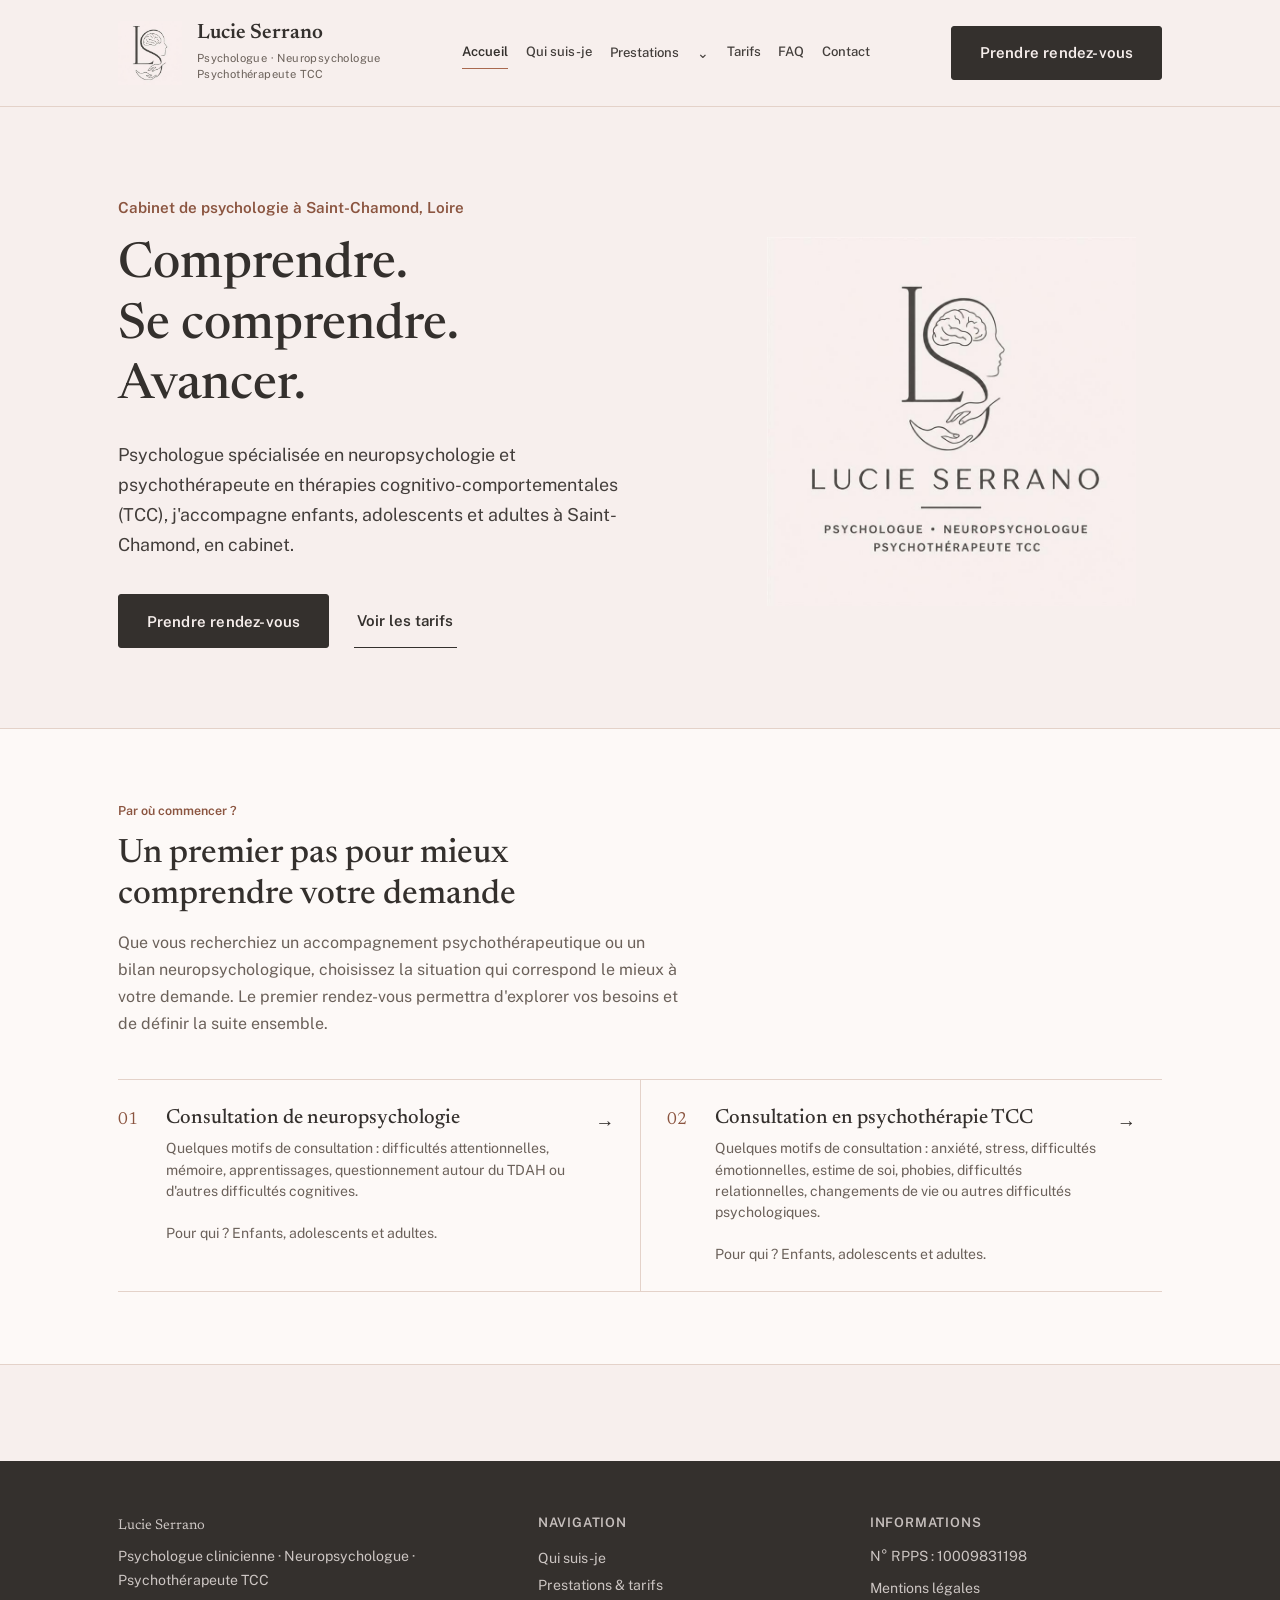
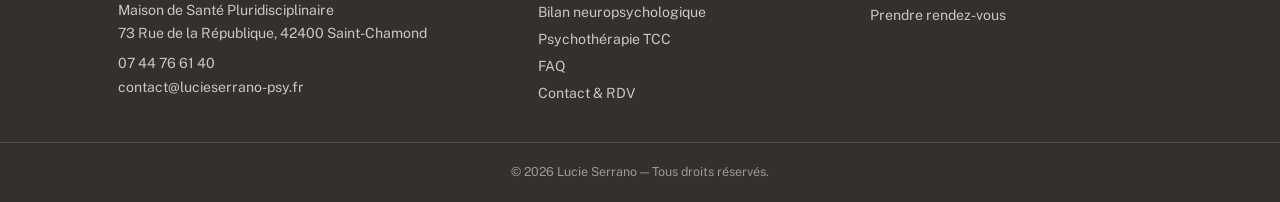
<file: index.html>
<!DOCTYPE html>
<html lang="fr">
<head>
<meta charset="UTF-8">
<meta name="viewport" content="width=device-width, initial-scale=1.0">
<title>Psychologue à Saint-Chamond | Neuropsychologie et TCC — Lucie Serrano</title>
<meta name="description" content="Psychologue spécialisée en neuropsychologie et psychothérapeute TCC à Saint-Chamond. Bilans neuropsychologiques et psychothérapie pour enfants, adolescents et adultes.">
<link rel="canonical" href="https://www.lucieserrano-psy.fr/">
<meta property="og:type" content="website">
<meta property="og:url" content="https://www.lucieserrano-psy.fr/">
<meta property="og:title" content="Psychologue à Saint-Chamond | Neuropsychologie et TCC — Lucie Serrano">
<meta property="og:description" content="Psychologue spécialisée en neuropsychologie et psychothérapeute TCC à Saint-Chamond. Bilans neuropsychologiques et psychothérapie pour enfants, adolescents et adultes.">
<meta property="og:locale" content="fr_FR">
<meta property="og:image" content="https://www.lucieserrano-psy.fr/social-preview.png">
<meta property="og:image:width" content="1200">
<meta property="og:image:height" content="630">
<meta name="twitter:card" content="summary_large_image">
<meta name="twitter:title" content="Psychologue à Saint-Chamond | Neuropsychologie et TCC — Lucie Serrano">
<meta name="twitter:description" content="Psychologue spécialisée en neuropsychologie et psychothérapeute TCC à Saint-Chamond. Bilans neuropsychologiques et psychothérapie pour enfants, adolescents et adultes.">
<meta name="twitter:image" content="https://www.lucieserrano-psy.fr/social-preview.png">
<link rel="icon" href="favicon.ico" sizes="any">
<link rel="icon" href="favicon-32.png" type="image/png" sizes="32x32">
<link rel="apple-touch-icon" href="apple-touch-icon.png">
<link rel="preconnect" href="https://fonts.googleapis.com">
<link rel="preconnect" href="https://fonts.gstatic.com" crossorigin>
<link href="https://fonts.googleapis.com/css2?family=Newsreader:ital,wght@0,400;0,500;0,600;1,400&family=Public+Sans:wght@400;500;600;700&display=swap" rel="stylesheet">
<link rel="stylesheet" href="style.css?v=20261017-2">
<script type="application/ld+json">
{
  "@context": "https://schema.org",
  "@type": "MedicalBusiness",
  "name": "Lucie Serrano",
  "image": "https://www.lucieserrano-psy.fr/social-preview.png",
  "url": "https://www.lucieserrano-psy.fr/",
  "telephone": "+33744766140",
  "email": "contact@lucieserrano-psy.fr",
  "priceRange": "€€",
  "address": {
    "@type": "PostalAddress",
    "streetAddress": "73 Rue de la R\u00e9publique",
    "postalCode": "42400",
    "addressLocality": "Saint-Chamond",
    "addressRegion": "Auvergne-Rh\u00f4ne-Alpes",
    "addressCountry": "FR"
  },
  "description": "Cabinet de psychologie, neuropsychologie et th\u00e9rapie cognitivo-comportementale (TCC) \u00e0 Saint-Chamond, en cabinet ou en t\u00e9l\u00e9consultation.",
  "sameAs": ["https://perfactive.fr/lucie-serrano/lucie-serrano/book"]
}
</script>
</head>
<body>
<a href="#main-content" class="skip-link">Aller au contenu</a>

<header class="site-header">
  <div class="nav-row">
    <a href="index.html" class="brand">
      <img src="assets/logo-mark.png" alt="Logo du cabinet Lucie Serrano">
      <span class="brand-text">
        <span class="name">Lucie Serrano</span>
        <span class="role">Psychologue · Neuropsychologue<br>Psychothérapeute TCC</span>
      </span>
    </a>
    <button class="nav-toggle" aria-label="Ouvrir le menu" aria-expanded="false" aria-controls="main-navigation">☰</button>
    <nav class="main-nav" id="main-navigation" aria-label="Navigation principale">
      <a href="index.html" class="active">Accueil</a>
      <a href="approche.html">Qui suis-je</a>
      <details class="nav-dropdown">
        <summary>Prestations <span aria-hidden="true">⌄</span></summary>
        <div class="nav-dropdown-menu">
          <a href="bilan-neuropsychologique-saint-chamond.html">Bilan neuropsychologique</a>
          <a href="therapie-tcc-saint-chamond.html">Psychothérapie TCC</a>
        </div>
      </details>
      <a href="prestations.html">Tarifs</a>
      <a href="faq.html#faq">FAQ</a>
      <a href="contact.html">Contact</a>
    </nav>
    <a href="https://perfactive.fr/lucie-serrano/lucie-serrano/book" class="btn nav-cta">Prendre rendez-vous</a>
  </div>
</header>

<main id="main-content">

  <!-- HERO -->
  <section class="hero">
    <div class="container hero-grid">
      <div>
        <h1 class="hero-kicker">Cabinet de psychologie à Saint-Chamond, Loire</h1>
        <h2 class="hero-slogan"><span>Comprendre.</span> <span>Se comprendre.</span> <span>Avancer.</span></h2>
        <p class="hero-lede">Psychologue spécialisée en neuropsychologie et psychothérapeute en thérapies cognitivo-comportementales (TCC), j'accompagne enfants, adolescents et adultes à Saint-Chamond, en cabinet.</p>
        <div class="hero-ctas">
          <a href="https://perfactive.fr/lucie-serrano/lucie-serrano/book" class="btn">Prendre rendez-vous</a>
          <a href="prestations.html" class="btn-ghost">Voir les tarifs</a>
        </div>
      </div>
      <div class="hero-visual" aria-hidden="true">
        <img src="assets/logo.png" alt="" class="hero-logo">
      </div>
    </div>
  </section>

  <section class="intent-section">
    <div class="container">
      <div class="section-head">
        <span class="tag">Par où commencer ?</span>
        <h2>Un premier pas pour mieux comprendre votre demande</h2>
        <p class="text-muted">Que vous recherchiez un accompagnement psychothérapeutique ou un bilan neuropsychologique, choisissez la situation qui correspond le mieux à votre demande. Le premier rendez-vous permettra d'explorer vos besoins et de définir la suite ensemble.</p>
      </div>
      <div class="intent-grid">
        <a class="intent-link" href="bilan-neuropsychologique-saint-chamond.html">
          <span class="intent-number">01</span>
          <span><strong>Consultation de neuropsychologie</strong><small>Quelques motifs de consultation : difficultés attentionnelles, mémoire, apprentissages, questionnement autour du TDAH ou d'autres difficultés cognitives.<br><br>Pour qui ? Enfants, adolescents et adultes.</small></span>
          <span class="intent-arrow" aria-hidden="true">→</span>
        </a>
        <a class="intent-link" href="therapie-tcc-saint-chamond.html">
          <span class="intent-number">02</span>
          <span><strong>Consultation en psychothérapie TCC</strong><small>Quelques motifs de consultation : anxiété, stress, difficultés émotionnelles, estime de soi, phobies, difficultés relationnelles, changements de vie ou autres difficultés psychologiques.<br><br>Pour qui ? Enfants, adolescents et adultes.</small></span>
          <span class="intent-arrow" aria-hidden="true">→</span>
        </a>
      </div>
    </div>
  </section>

</main>

<footer class="site-footer">
  <div class="footer-inner">
    <div>
      <p class="footer-brand">Lucie Serrano</p>
      <p>Psychologue clinicienne · Neuropsychologue · Psychothérapeute TCC</p>
      <p>Maison de Santé Pluridisciplinaire<br>73 Rue de la République, 42400 Saint-Chamond</p>
      <p><a href="tel:+33744766140">07 44 76 61 40</a><br><a href="mailto:contact@lucieserrano-psy.fr">contact@lucieserrano-psy.fr</a></p>
    </div>
    <div>
      <h4>Navigation</h4>
      <a href="approche.html">Qui suis-je</a><br>
      <a href="prestations.html">Prestations & tarifs</a><br>
      <a href="bilan-neuropsychologique-saint-chamond.html">Bilan neuropsychologique</a><br>
      <a href="therapie-tcc-saint-chamond.html">Psychothérapie TCC</a><br>
      <a href="faq.html#faq">FAQ</a><br>
      <a href="contact.html">Contact & RDV</a>
    </div>
    <div>
      <h4>Informations</h4>
      <p>N° RPPS : 10009831198</p>
      <a href="mentions-legales.html">Mentions légales</a><br>
      <a href="https://perfactive.fr/lucie-serrano/lucie-serrano/book">Prendre rendez-vous</a>
    </div>
  </div>
  <div class="footer-bottom">© 2026 Lucie Serrano — Tous droits réservés.</div>
</footer>

<script>
(function(){
  var toggle = document.querySelector('.nav-toggle');
  var nav = document.getElementById('main-navigation');
  if(!toggle || !nav) return;
  toggle.addEventListener('click', function(){
    var open = nav.classList.toggle('open');
    toggle.setAttribute('aria-expanded', open ? 'true' : 'false');
  });
  document.addEventListener('keydown', function(e){
    if(e.key === 'Escape' && nav.classList.contains('open')){
      nav.classList.remove('open');
      toggle.setAttribute('aria-expanded','false');
      toggle.focus();
    }
  });
})();
</script>
</body>
</html>
</file>
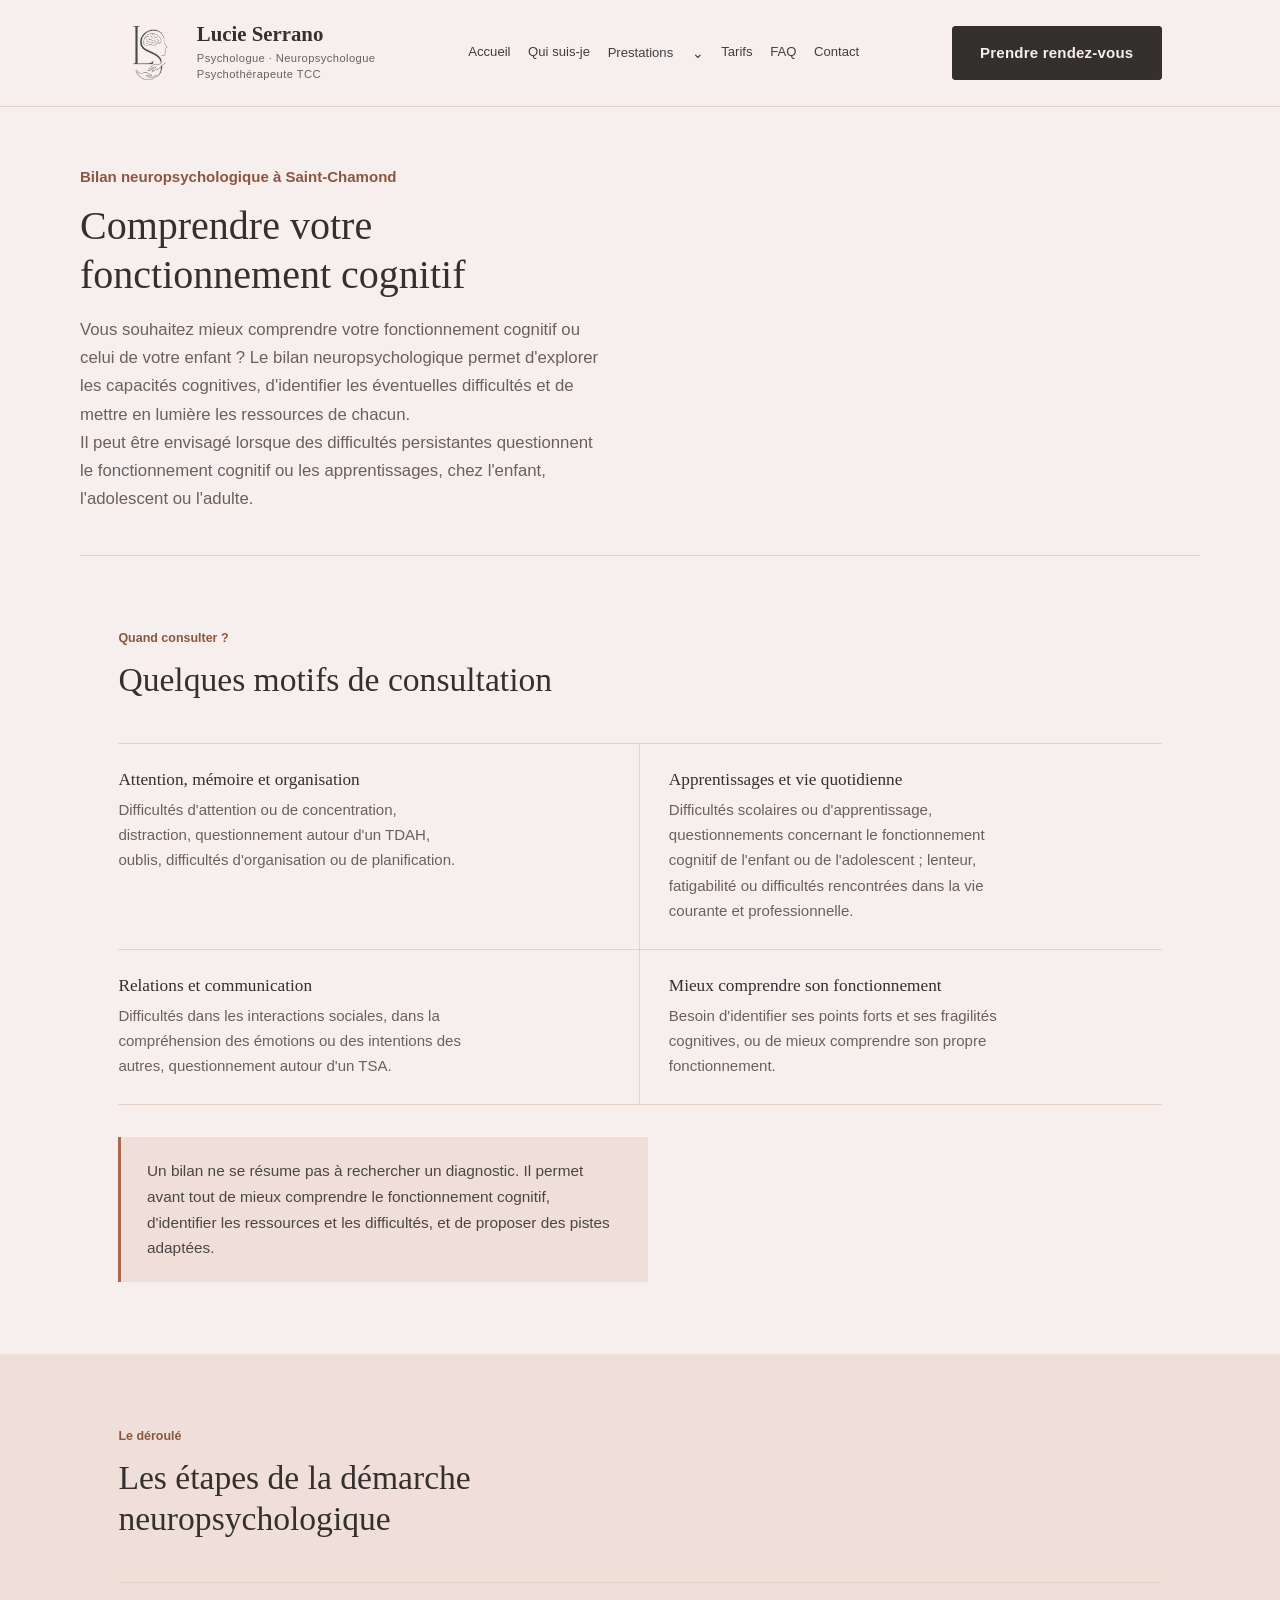
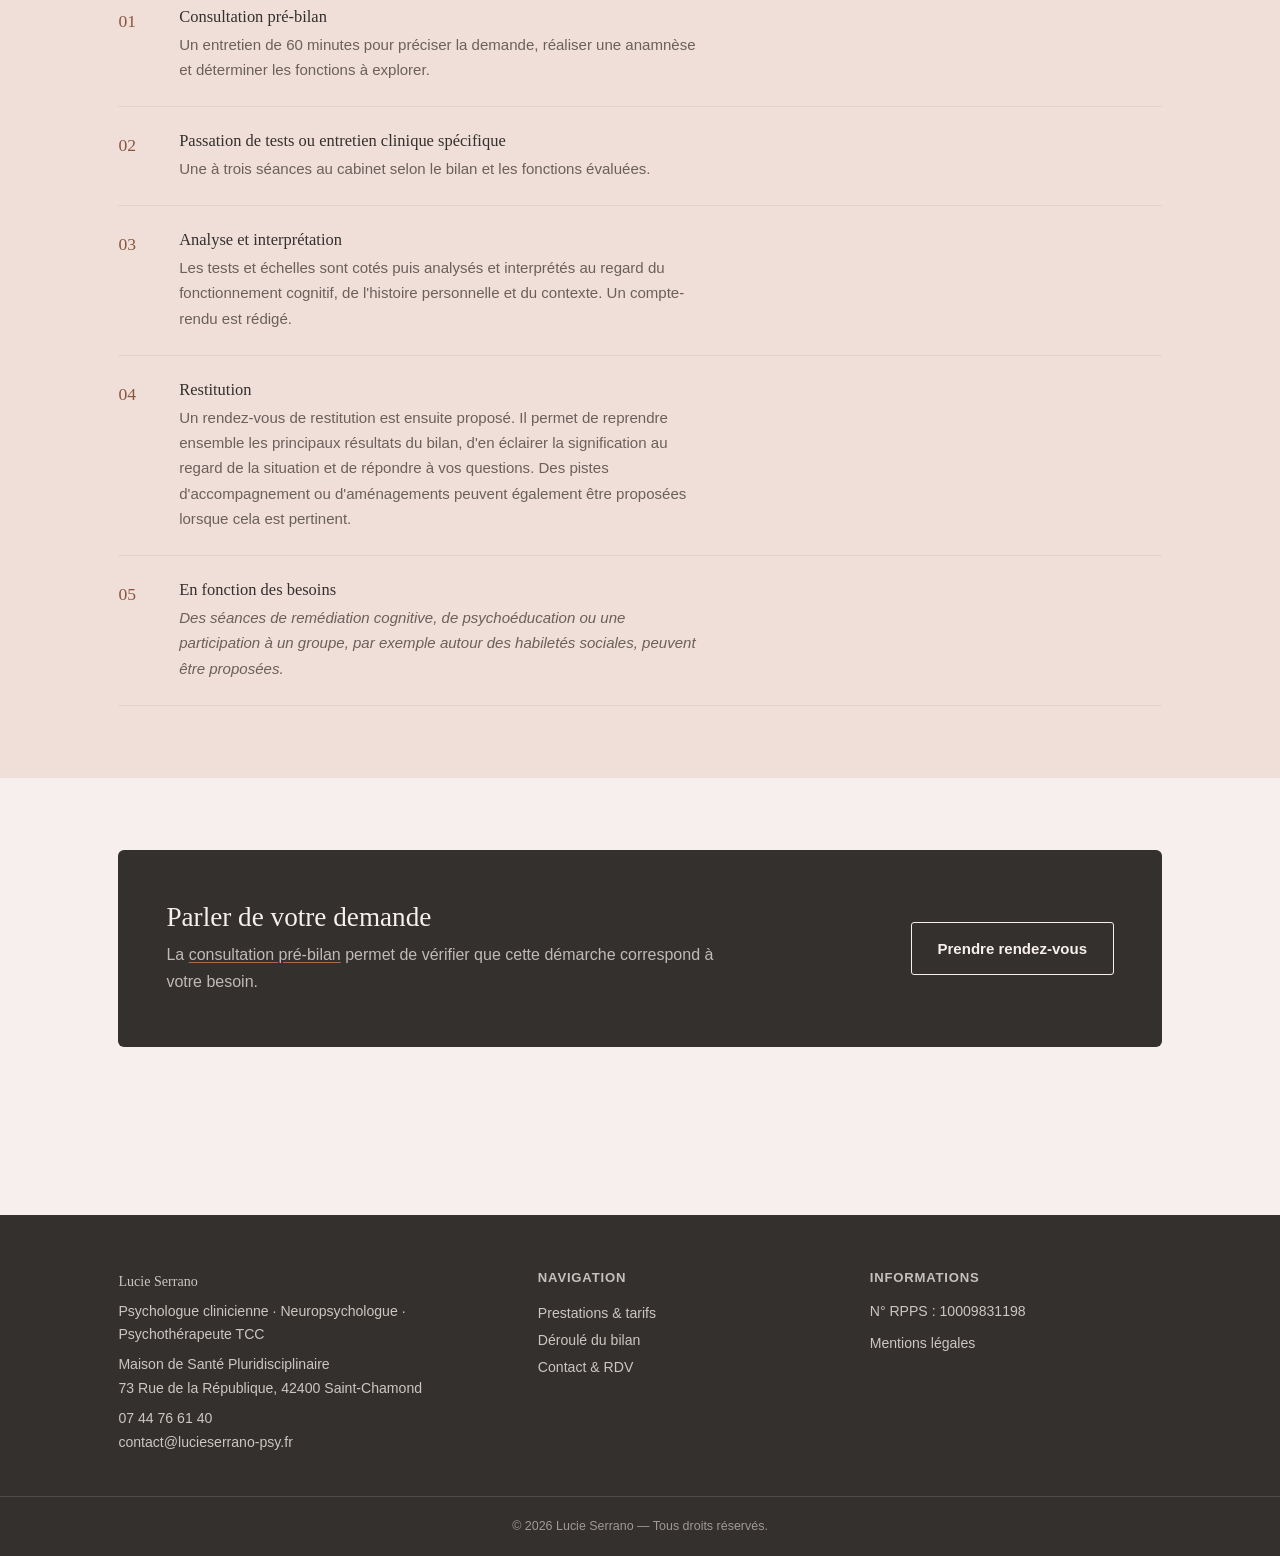
<file: bilan-neuropsychologique-saint-chamond.html>
<!DOCTYPE html>
<html lang="fr">
<head>
<meta charset="UTF-8">
<meta name="viewport" content="width=device-width, initial-scale=1.0">
<title>Bilan neuropsychologique à Saint-Chamond — Lucie Serrano</title>
<meta name="description" content="Bilan neuropsychologique à Saint-Chamond pour enfants, adolescents et adultes : attention, mémoire, apprentissages et questionnement autour du fonctionnement cognitif.">
<link rel="canonical" href="https://www.lucieserrano-psy.fr/bilan-neuropsychologique-saint-chamond.html">
<meta property="og:type" content="website">
<meta property="og:url" content="https://www.lucieserrano-psy.fr/bilan-neuropsychologique-saint-chamond.html">
<meta property="og:title" content="Bilan neuropsychologique à Saint-Chamond — Lucie Serrano">
<meta property="og:description" content="Comprendre son fonctionnement cognitif, identifier ses ressources et ses difficultés et dégager des pistes adaptées grâce à un bilan neuropsychologique à Saint-Chamond.">
<meta property="og:locale" content="fr_FR">
<meta name="twitter:card" content="summary_large_image">
<meta name="twitter:title" content="Bilan neuropsychologique à Saint-Chamond — Lucie Serrano">
<meta name="twitter:description" content="Bilan neuropsychologique à Saint-Chamond pour enfants, adolescents et adultes.">
<meta name="twitter:image" content="https://www.lucieserrano-psy.fr/social-preview.png">
<meta property="og:image" content="https://www.lucieserrano-psy.fr/social-preview.png">
<link rel="icon" href="favicon.ico" sizes="any">
<link rel="stylesheet" href="style.css?v=20261017-2">
<script type="application/ld+json">
{"@context":"https://schema.org","@type":"MedicalWebPage","name":"Bilan neuropsychologique à Saint-Chamond","url":"https://www.lucieserrano-psy.fr/bilan-neuropsychologique-saint-chamond.html","about":{"@type":"MedicalBusiness","name":"Lucie Serrano","address":{"@type":"PostalAddress","streetAddress":"73 Rue de la République","postalCode":"42400","addressLocality":"Saint-Chamond","addressCountry":"FR"}}}
</script>
</head>
<body>
<a href="#main-content" class="skip-link">Aller au contenu</a>
<header class="site-header"><div class="nav-row"><a href="index.html" class="brand"><img src="assets/logo-mark.png" alt="Logo du cabinet Lucie Serrano"><span class="brand-text"><span class="name">Lucie Serrano</span><span class="role">Psychologue · Neuropsychologue<br>Psychothérapeute TCC</span></span></a><button class="nav-toggle" aria-label="Ouvrir le menu" aria-expanded="false" aria-controls="main-navigation">☰</button><nav class="main-nav" id="main-navigation" aria-label="Navigation principale"><a href="index.html">Accueil</a><a href="approche.html">Qui suis-je</a><details class="nav-dropdown"><summary>Prestations <span aria-hidden="true">⌄</span></summary><div class="nav-dropdown-menu"><a href="bilan-neuropsychologique-saint-chamond.html" class="active">Bilan neuropsychologique</a><a href="therapie-tcc-saint-chamond.html">Psychothérapie TCC</a></div></details><a href="prestations.html">Tarifs</a><a href="faq.html#faq">FAQ</a><a href="contact.html">Contact</a></nav><a href="https://perfactive.fr/lucie-serrano/lucie-serrano/book" class="btn nav-cta">Prendre rendez-vous</a></div></header>
<main id="main-content">
<div class="page-header container"><h1 class="eyebrow-plain">Bilan neuropsychologique à Saint-Chamond</h1><h2 class="page-title">Comprendre votre fonctionnement cognitif</h2><p class="lede">Vous souhaitez mieux comprendre votre fonctionnement cognitif ou celui de votre enfant ? Le bilan neuropsychologique permet d'explorer les capacités cognitives, d'identifier les éventuelles difficultés et de mettre en lumière les ressources de chacun.</p><p class="lede">Il peut être envisagé lorsque des difficultés persistantes questionnent le fonctionnement cognitif ou les apprentissages, chez l'enfant, l'adolescent ou l'adulte.</p></div>
<section><div class="container"><div class="section-head"><span class="tag">Quand consulter ?</span><h2>Quelques motifs de consultation</h2></div><div class="motif-list"><div class="motif-item"><h3>Attention, mémoire et organisation</h3><p>Difficultés d'attention ou de concentration, distraction, questionnement autour d'un TDAH, oublis, difficultés d'organisation ou de planification.</p></div><div class="motif-item"><h3>Apprentissages et vie quotidienne</h3><p>Difficultés scolaires ou d'apprentissage, questionnements concernant le fonctionnement cognitif de l'enfant ou de l'adolescent ; lenteur, fatigabilité ou difficultés rencontrées dans la vie courante et professionnelle.</p></div><div class="motif-item"><h3>Relations et communication</h3><p>Difficultés dans les interactions sociales, dans la compréhension des émotions ou des intentions des autres, questionnement autour d'un TSA.</p></div><div class="motif-item"><h3>Mieux comprendre son fonctionnement</h3><p>Besoin d'identifier ses points forts et ses fragilités cognitives, ou de mieux comprendre son propre fonctionnement.</p></div></div><p class="support-note">Un bilan ne se résume pas à rechercher un diagnostic. Il permet avant tout de mieux comprendre le fonctionnement cognitif, d'identifier les ressources et les difficultés, et de proposer des pistes adaptées.</p></div></section>
<section class="section-alt"><div class="container"><div class="section-head"><span class="tag">Le déroulé</span><h2>Les étapes de la démarche neuropsychologique</h2></div><ol class="steps"><li><div><h3>Consultation pré-bilan</h3><p>Un entretien de 60 minutes pour préciser la demande, réaliser une anamnèse et déterminer les fonctions à explorer.</p></div></li><li><div><h3>Passation de tests ou entretien clinique spécifique</h3><p>Une à trois séances au cabinet selon le bilan et les fonctions évaluées.</p></div></li><li><div><h3>Analyse et interprétation</h3><p>Les tests et échelles sont cotés puis analysés et interprétés au regard du fonctionnement cognitif, de l'histoire personnelle et du contexte. Un compte-rendu est rédigé.</p></div></li><li><div><h3>Restitution</h3><p>Un rendez-vous de restitution est ensuite proposé. Il permet de reprendre ensemble les principaux résultats du bilan, d'en éclairer la signification au regard de la situation et de répondre à vos questions. Des pistes d'accompagnement ou d'aménagements peuvent également être proposées lorsque cela est pertinent.</p></div></li><li class="optional-step"><div><h3>En fonction des besoins</h3><p>Des séances de remédiation cognitive, de psychoéducation ou une participation à un groupe, par exemple autour des habiletés sociales, peuvent être proposées.</p></div></li></ol></div></section>
<section><div class="container"><div class="cta-band"><div><h2>Parler de votre demande</h2><p>La <a class="contextual-link" href="prestations.html#bilan">consultation pré-bilan</a> permet de vérifier que cette démarche correspond à votre besoin.</p></div><a href="https://perfactive.fr/lucie-serrano/lucie-serrano/book" class="btn-outline">Prendre rendez-vous</a></div></div></section>
</main>
<footer class="site-footer"><div class="footer-inner"><div><p class="footer-brand">Lucie Serrano</p><p>Psychologue clinicienne · Neuropsychologue · Psychothérapeute TCC</p><p>Maison de Santé Pluridisciplinaire<br>73 Rue de la République, 42400 Saint-Chamond</p><p><a href="tel:+33744766140">07 44 76 61 40</a><br><a href="mailto:contact@lucieserrano-psy.fr">contact@lucieserrano-psy.fr</a></p></div><div><h4>Navigation</h4><a href="prestations.html">Prestations & tarifs</a><br><a href="faq.html#bilan">Déroulé du bilan</a><br><a href="contact.html">Contact & RDV</a></div><div><h4>Informations</h4><p>N° RPPS : 10009831198</p><a href="mentions-legales.html">Mentions légales</a></div></div><div class="footer-bottom">© 2026 Lucie Serrano — Tous droits réservés.</div></footer>
<script>(function(){var toggle=document.querySelector('.nav-toggle');var nav=document.getElementById('main-navigation');if(!toggle||!nav)return;toggle.addEventListener('click',function(){var open=nav.classList.toggle('open');toggle.setAttribute('aria-expanded',open?'true':'false');});})();</script>
</body>
</html>
</file>
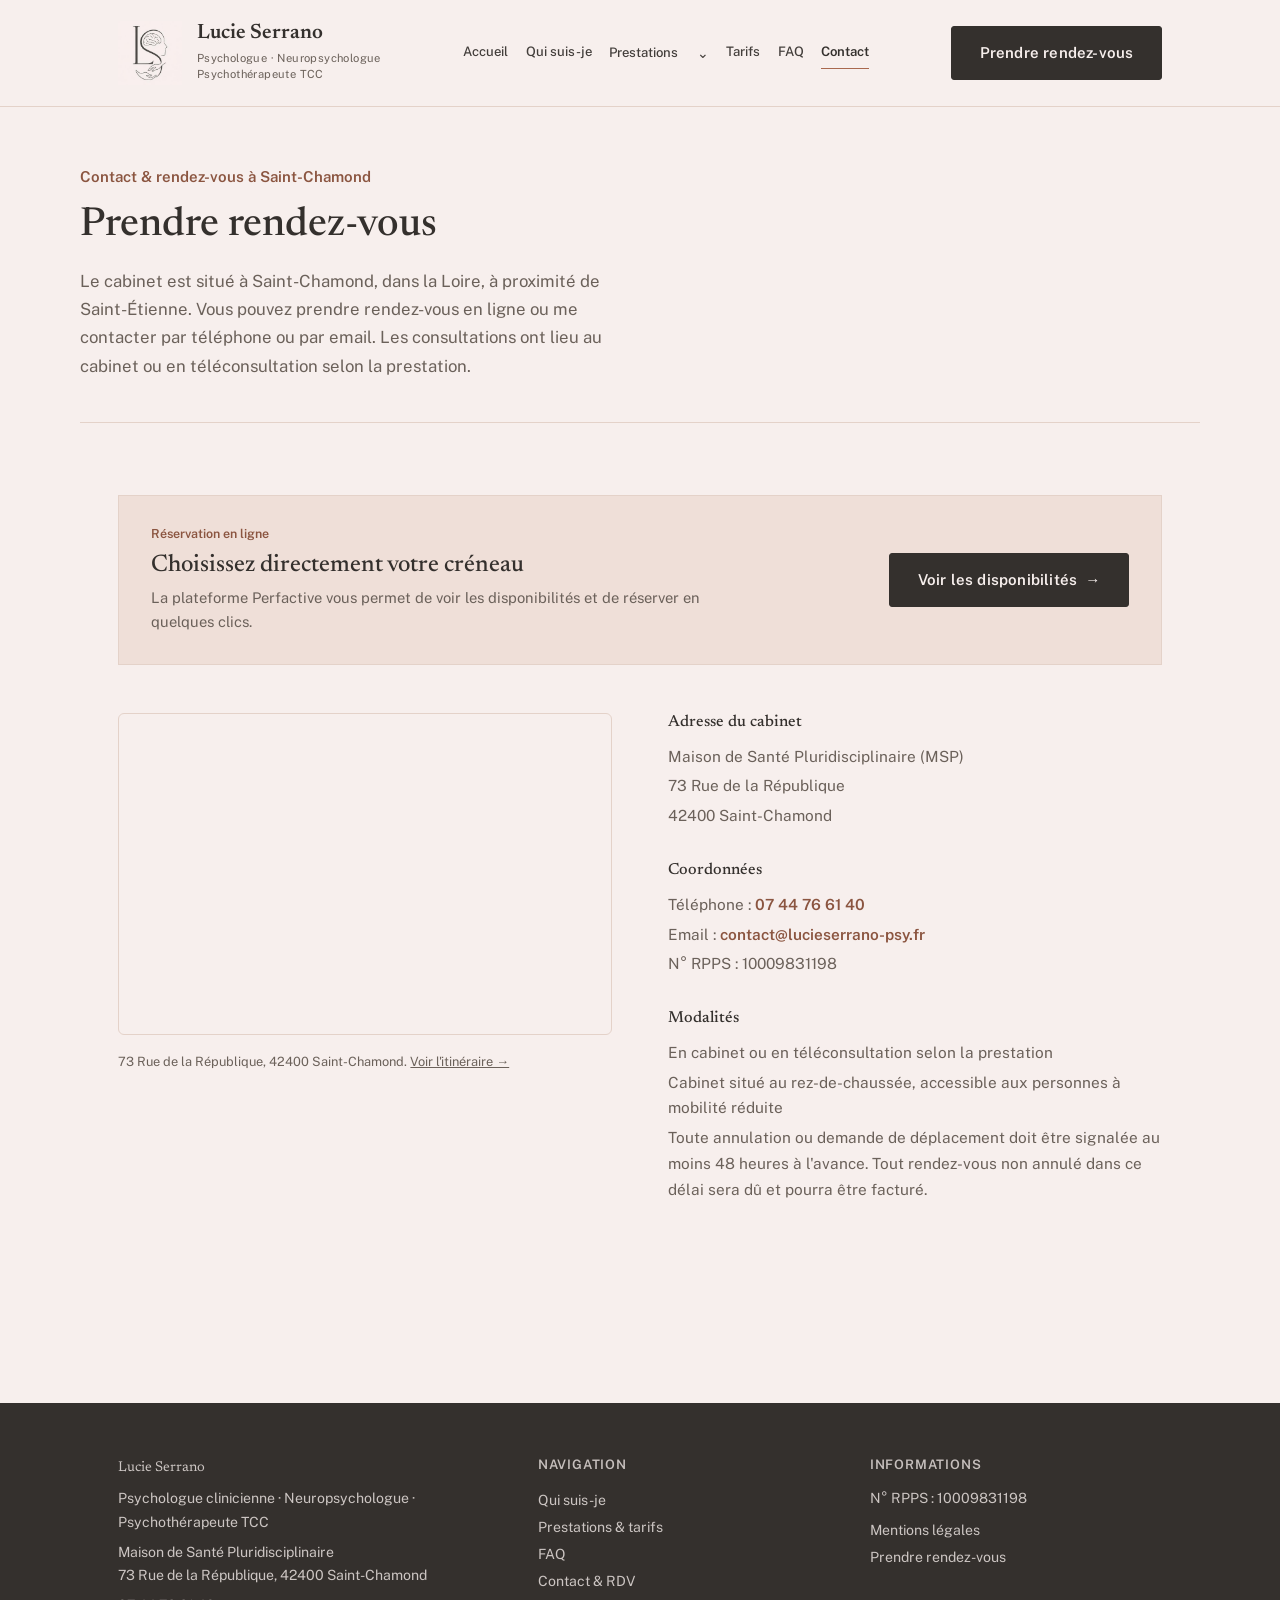
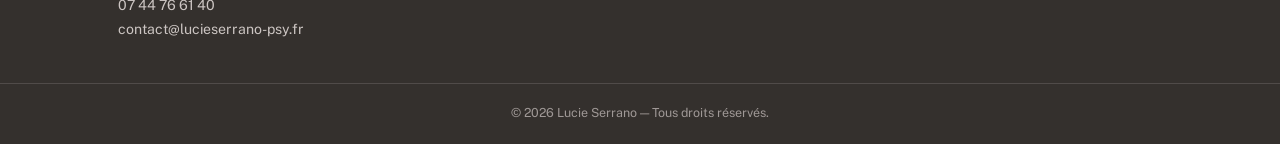
<file: contact.html>
<!DOCTYPE html>
<html lang="fr">
<head>
<meta charset="UTF-8">
<meta name="viewport" content="width=device-width, initial-scale=1.0">
<title>Contact & rendez-vous — Lucie Serrano, Psychologue</title>
<meta name="description" content="Prendre rendez-vous avec Lucie Serrano, psychologue à Saint-Chamond. Cabinet et téléconsultation, coordonnées et accès.">
<link rel="canonical" href="https://www.lucieserrano-psy.fr/contact.html">
<meta property="og:type" content="website">
<meta property="og:url" content="https://www.lucieserrano-psy.fr/contact.html">
<meta property="og:title" content="Contact & rendez-vous — Lucie Serrano, Psychologue">
<meta property="og:description" content="Prendre rendez-vous avec Lucie Serrano, psychologue à Saint-Chamond. Cabinet et téléconsultation, coordonnées et accès.">
<meta property="og:locale" content="fr_FR">
<meta property="og:image" content="https://www.lucieserrano-psy.fr/social-preview.png">
<meta property="og:image:width" content="1200">
<meta property="og:image:height" content="630">
<meta name="twitter:card" content="summary_large_image">
<meta name="twitter:title" content="Contact & rendez-vous — Lucie Serrano, Psychologue">
<meta name="twitter:description" content="Prendre rendez-vous avec Lucie Serrano, psychologue à Saint-Chamond. Cabinet et téléconsultation, coordonnées et accès.">
<meta name="twitter:image" content="https://www.lucieserrano-psy.fr/social-preview.png">
<link rel="icon" href="favicon.ico" sizes="any">
<link rel="icon" href="favicon-32.png" type="image/png" sizes="32x32">
<link rel="apple-touch-icon" href="apple-touch-icon.png">
<link rel="preconnect" href="https://fonts.googleapis.com">
<link rel="preconnect" href="https://fonts.gstatic.com" crossorigin>
<link href="https://fonts.googleapis.com/css2?family=Newsreader:ital,wght@0,400;0,500;0,600;1,400&family=Public+Sans:wght@400;500;600;700&display=swap" rel="stylesheet">
<link rel="stylesheet" href="style.css?v=20261017-2">
<script type="application/ld+json">
{
  "@context": "https://schema.org",
  "@type": "MedicalBusiness",
  "name": "Lucie Serrano",
  "image": "https://www.lucieserrano-psy.fr/social-preview.png",
  "url": "https://www.lucieserrano-psy.fr/",
  "telephone": "+33744766140",
  "email": "contact@lucieserrano-psy.fr",
  "priceRange": "€€",
  "address": {
    "@type": "PostalAddress",
    "streetAddress": "73 Rue de la R\u00e9publique",
    "postalCode": "42400",
    "addressLocality": "Saint-Chamond",
    "addressRegion": "Auvergne-Rh\u00f4ne-Alpes",
    "addressCountry": "FR"
  },
  "description": "Cabinet de psychologie, neuropsychologie et th\u00e9rapie cognitivo-comportementale (TCC) \u00e0 Saint-Chamond, en cabinet ou en t\u00e9l\u00e9consultation.",
  "sameAs": ["https://perfactive.fr/lucie-serrano/lucie-serrano/book"]
}
</script>
</head>
<body>
<a href="#main-content" class="skip-link">Aller au contenu</a>

<header class="site-header">
  <div class="nav-row">
    <a href="index.html" class="brand">
      <img src="assets/logo-mark.png" alt="Logo du cabinet Lucie Serrano">
      <span class="brand-text">
        <span class="name">Lucie Serrano</span>
        <span class="role">Psychologue · Neuropsychologue<br>Psychothérapeute TCC</span>
      </span>
    </a>
    <button class="nav-toggle" aria-label="Ouvrir le menu" aria-expanded="false" aria-controls="main-navigation">☰</button>
    <nav class="main-nav" id="main-navigation" aria-label="Navigation principale">
      <a href="index.html">Accueil</a>
      <a href="approche.html">Qui suis-je</a>
      <details class="nav-dropdown"><summary>Prestations <span aria-hidden="true">⌄</span></summary><div class="nav-dropdown-menu"><a href="bilan-neuropsychologique-saint-chamond.html">Bilan neuropsychologique</a><a href="therapie-tcc-saint-chamond.html">Psychothérapie TCC</a></div></details>
      <a href="prestations.html">Tarifs</a>
      <a href="faq.html#faq">FAQ</a>
      <a href="contact.html" class="active">Contact</a>
    </nav>
    <a href="https://perfactive.fr/lucie-serrano/lucie-serrano/book" class="btn nav-cta">Prendre rendez-vous</a>
  </div>
</header>

<main id="main-content">

  <div class="page-header container">
    <h1 class="eyebrow-plain">Contact & rendez-vous à Saint-Chamond</h1>
    <h2 class="page-title">Prendre rendez-vous</h2>
    <p class="lede">Le cabinet est situé à Saint-Chamond, dans la Loire, à proximité de Saint-Étienne. Vous pouvez prendre rendez-vous en ligne ou me contacter par téléphone ou par email. Les consultations ont lieu au cabinet ou en téléconsultation selon la prestation.</p>
  </div>

  <section>
    <div class="container">

      <div class="booking-panel mb-xl">
        <div>
          <span class="tag">Réservation en ligne</span>
          <h2>Choisissez directement votre créneau</h2>
          <p>La plateforme Perfactive vous permet de voir les disponibilités et de réserver en quelques clics.</p>
        </div>
        <a href="https://perfactive.fr/lucie-serrano/lucie-serrano/book" class="btn" target="_blank" rel="noopener">Voir les disponibilités <span aria-hidden="true">→</span></a>
      </div>

      <div class="contact-layout">
        <div>
          <div class="map-wrap">
            <iframe
              src="https://www.openstreetmap.org/export/embed.html?bbox=4.5046%2C45.4723%2C4.5166%2C45.4803&layer=mapnik&marker=45.4763%2C4.5106"
              loading="lazy" title="Localisation du cabinet à Saint-Chamond"></iframe>
          </div>
          <p class="map-note">73 Rue de la République, 42400 Saint-Chamond. <a href="https://www.openstreetmap.org/directions?to=45.4763%2C4.5106" target="_blank" rel="noopener">Voir l'itinéraire →</a></p>
        </div>

        <div>
          <div class="contact-block">
            <h3>Adresse du cabinet</h3>
            <p>Maison de Santé Pluridisciplinaire (MSP)</p>
            <p>73 Rue de la République</p>
            <p>42400 Saint-Chamond</p>
          </div>
          <div class="contact-block">
            <h3>Coordonnées</h3>
            <p>Téléphone : <a href="tel:+33744766140">07 44 76 61 40</a></p>
            <p>Email : <a href="mailto:contact@lucieserrano-psy.fr">contact@lucieserrano-psy.fr</a></p>
            <p>N° RPPS : 10009831198</p>
          </div>
          <div class="contact-block">
            <h3>Modalités</h3>
            <p>En cabinet ou en téléconsultation selon la prestation</p>
            <p>Cabinet situé au rez-de-chaussée, accessible aux personnes à mobilité réduite</p>
            <p>Toute annulation ou demande de déplacement doit être signalée au moins 48 heures à l'avance. Tout rendez-vous non annulé dans ce délai sera dû et pourra être facturé.</p>
          </div>
        </div>
      </div>

    </div>
  </section>

</main>

<footer class="site-footer">
  <div class="footer-inner">
    <div>
      <p class="footer-brand">Lucie Serrano</p>
      <p>Psychologue clinicienne · Neuropsychologue · Psychothérapeute TCC</p>
      <p>Maison de Santé Pluridisciplinaire<br>73 Rue de la République, 42400 Saint-Chamond</p>
      <p><a href="tel:+33744766140">07 44 76 61 40</a><br><a href="mailto:contact@lucieserrano-psy.fr">contact@lucieserrano-psy.fr</a></p>
    </div>
    <div>
      <h4>Navigation</h4>
      <a href="approche.html">Qui suis-je</a><br>
      <a href="prestations.html">Prestations & tarifs</a><br>
      <a href="faq.html#faq">FAQ</a><br>
      <a href="contact.html">Contact & RDV</a>
    </div>
    <div>
      <h4>Informations</h4>
      <p>N° RPPS : 10009831198</p>
      <a href="mentions-legales.html">Mentions légales</a><br>
      <a href="https://perfactive.fr/lucie-serrano/lucie-serrano/book">Prendre rendez-vous</a>
    </div>
  </div>
  <div class="footer-bottom">© 2026 Lucie Serrano — Tous droits réservés.</div>
</footer>

<script>
(function(){
  var toggle = document.querySelector('.nav-toggle');
  var nav = document.getElementById('main-navigation');
  if(!toggle || !nav) return;
  toggle.addEventListener('click', function(){
    var open = nav.classList.toggle('open');
    toggle.setAttribute('aria-expanded', open ? 'true' : 'false');
  });
  document.addEventListener('keydown', function(e){
    if(e.key === 'Escape' && nav.classList.contains('open')){
      nav.classList.remove('open');
      toggle.setAttribute('aria-expanded','false');
      toggle.focus();
    }
  });
})();
</script>
</body>
</html>
</file>
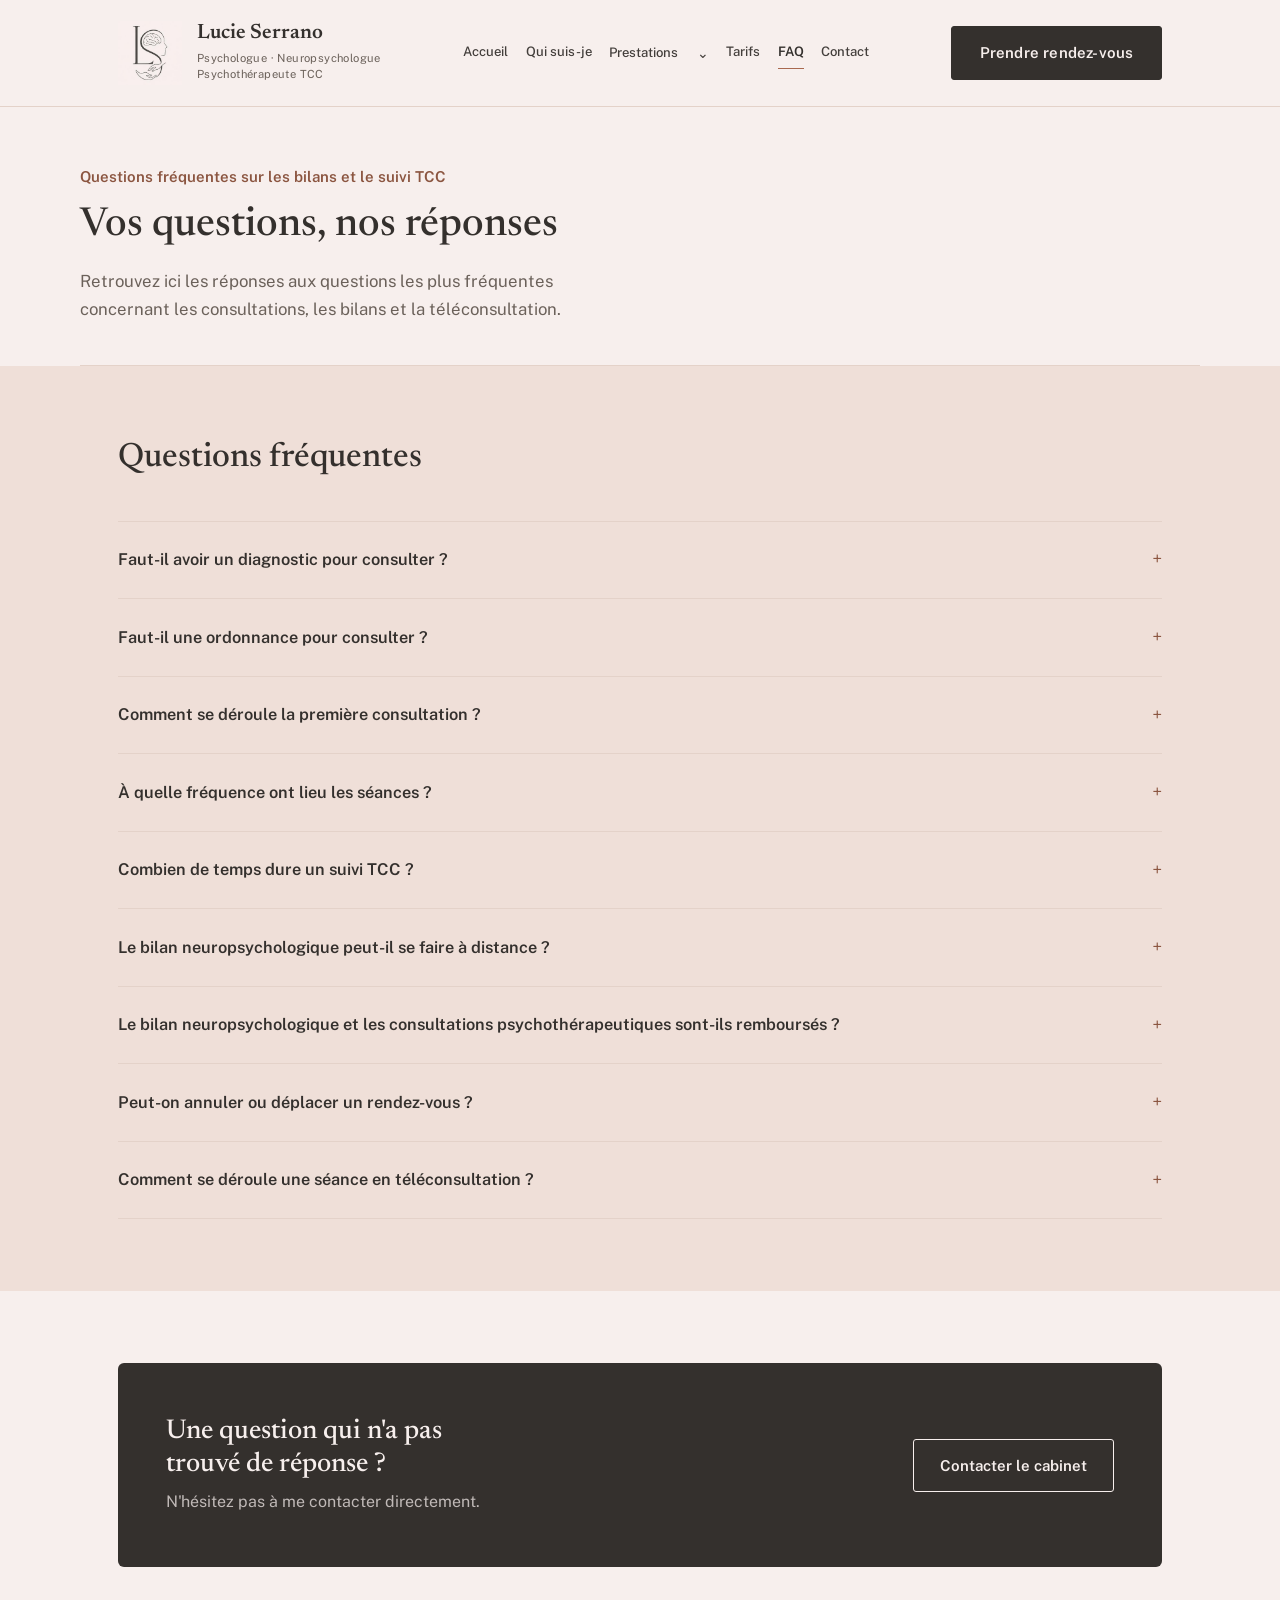
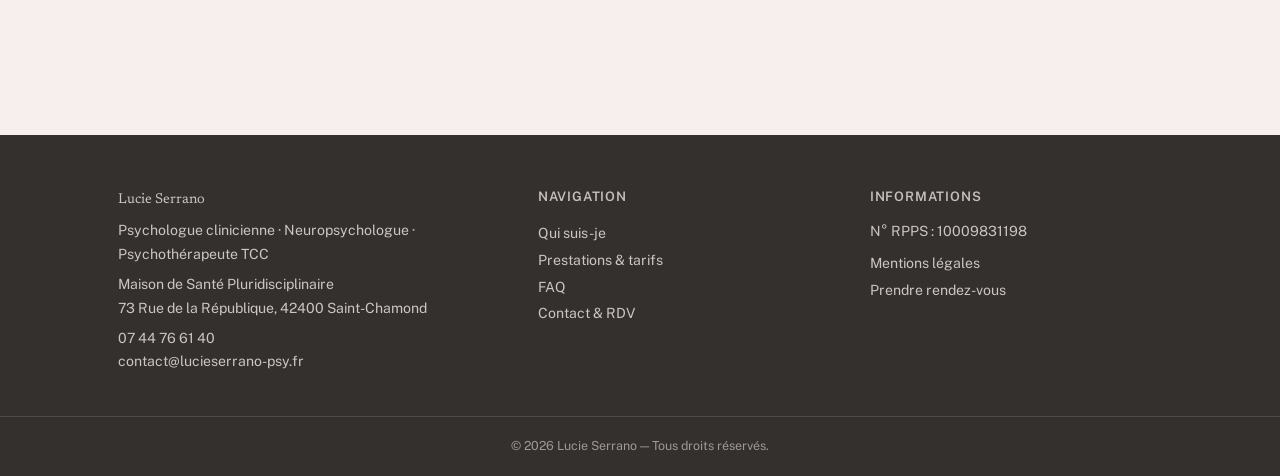
<file: faq.html>
<!DOCTYPE html>
<html lang="fr">
<head>
<meta charset="UTF-8">
<meta name="viewport" content="width=device-width, initial-scale=1.0">
<title>Déroulé & questions fréquentes — Lucie Serrano, Psychologue</title>
<meta name="description" content="À quoi s'attendre lors d'un bilan neuropsychologique ou d'un suivi TCC avec Lucie Serrano. Foire aux questions sur le déroulement, les tarifs et la téléconsultation.">
<link rel="canonical" href="https://www.lucieserrano-psy.fr/faq.html">
<meta property="og:type" content="website">
<meta property="og:url" content="https://www.lucieserrano-psy.fr/faq.html">
<meta property="og:title" content="Déroulé & questions fréquentes — Lucie Serrano, Psychologue">
<meta property="og:description" content="À quoi s'attendre lors d'un bilan neuropsychologique ou d'un suivi TCC avec Lucie Serrano. Foire aux questions sur le déroulement, les tarifs et la téléconsultation.">
<meta property="og:locale" content="fr_FR">
<meta property="og:image" content="https://www.lucieserrano-psy.fr/social-preview.png">
<meta property="og:image:width" content="1200">
<meta property="og:image:height" content="630">
<meta name="twitter:card" content="summary_large_image">
<meta name="twitter:title" content="Déroulé & questions fréquentes — Lucie Serrano, Psychologue">
<meta name="twitter:description" content="À quoi s'attendre lors d'un bilan neuropsychologique ou d'un suivi TCC avec Lucie Serrano. Foire aux questions sur le déroulement, les tarifs et la téléconsultation.">
<meta name="twitter:image" content="https://www.lucieserrano-psy.fr/social-preview.png">
<link rel="icon" href="favicon.ico" sizes="any">
<link rel="icon" href="favicon-32.png" type="image/png" sizes="32x32">
<link rel="apple-touch-icon" href="apple-touch-icon.png">
<link rel="preconnect" href="https://fonts.googleapis.com">
<link rel="preconnect" href="https://fonts.gstatic.com" crossorigin>
<link href="https://fonts.googleapis.com/css2?family=Newsreader:ital,wght@0,400;0,500;0,600;1,400&family=Public+Sans:wght@400;500;600;700&display=swap" rel="stylesheet">
<link rel="stylesheet" href="style.css?v=20261017-2">
<script type="application/ld+json">
{
  "@context": "https://schema.org",
  "@type": "MedicalBusiness",
  "name": "Lucie Serrano",
  "image": "https://www.lucieserrano-psy.fr/social-preview.png",
  "url": "https://www.lucieserrano-psy.fr/",
  "telephone": "+33744766140",
  "email": "contact@lucieserrano-psy.fr",
  "priceRange": "€€",
  "address": {
    "@type": "PostalAddress",
    "streetAddress": "73 Rue de la R\u00e9publique",
    "postalCode": "42400",
    "addressLocality": "Saint-Chamond",
    "addressRegion": "Auvergne-Rh\u00f4ne-Alpes",
    "addressCountry": "FR"
  },
  "description": "Cabinet de psychologie, neuropsychologie et th\u00e9rapie cognitivo-comportementale (TCC) \u00e0 Saint-Chamond, en cabinet ou en t\u00e9l\u00e9consultation.",
  "sameAs": ["https://perfactive.fr/lucie-serrano/lucie-serrano/book"]
}
</script>
</head>
<body>
<a href="#main-content" class="skip-link">Aller au contenu</a>

<header class="site-header">
  <div class="nav-row">
    <a href="index.html" class="brand">
      <img src="assets/logo-mark.png" alt="Logo du cabinet Lucie Serrano">
      <span class="brand-text">
        <span class="name">Lucie Serrano</span>
        <span class="role">Psychologue · Neuropsychologue<br>Psychothérapeute TCC</span>
      </span>
    </a>
    <button class="nav-toggle" aria-label="Ouvrir le menu" aria-expanded="false" aria-controls="main-navigation">☰</button>
    <nav class="main-nav" id="main-navigation" aria-label="Navigation principale">
      <a href="index.html">Accueil</a>
      <a href="approche.html">Qui suis-je</a>
      <details class="nav-dropdown"><summary>Prestations <span aria-hidden="true">⌄</span></summary><div class="nav-dropdown-menu"><a href="bilan-neuropsychologique-saint-chamond.html">Bilan neuropsychologique</a><a href="therapie-tcc-saint-chamond.html">Psychothérapie TCC</a></div></details>
      <a href="prestations.html">Tarifs</a>
      <a href="faq.html#faq" class="active">FAQ</a>
      <a href="contact.html">Contact</a>
    </nav>
    <a href="https://perfactive.fr/lucie-serrano/lucie-serrano/book" class="btn nav-cta">Prendre rendez-vous</a>
  </div>
</header>

<main id="main-content">

  <div class="page-header container">
    <h1 class="eyebrow-plain">Questions fréquentes sur les bilans et le suivi TCC</h1>
    <h2 class="page-title">Vos questions, nos réponses</h2>
    <p class="lede">Retrouvez ici les réponses aux questions les plus fréquentes concernant les consultations, les bilans et la téléconsultation.</p>
  </div>

  <section class="section-alt">
    <div class="container">
      <div class="section-head" id="faq">
        <h2>Questions fréquentes</h2>
      </div>

      <div class="faq-list">
        <details>
          <summary>Faut-il avoir un diagnostic pour consulter ? <span class="plus">+</span></summary>
          <p>Non. Il n'est pas nécessaire d'avoir un diagnostic pour prendre rendez-vous, que ce soit pour une psychothérapie ou un bilan neuropsychologique. Vous pouvez consulter lorsque vous rencontrez une difficulté ou que vous vous interrogez sur votre fonctionnement, même sans savoir précisément ce qui en est à l'origine. Le premier rendez-vous permet de préciser votre demande, d'évaluer vos besoins et de déterminer ensemble si une psychothérapie, un bilan neuropsychologique ou une autre orientation est la plus adaptée.</p>
        </details>
        <details>
          <summary>Faut-il une ordonnance pour consulter ? <span class="plus">+</span></summary>
          <p>Non, vous pouvez prendre rendez-vous directement, sans passer par un médecin. Le dispositif Mon Parcours Psy, qui permet un remboursement par la Sécurité sociale sur orientation médicale, n'est pas proposé au cabinet.</p>
        </details>
        <details>
          <summary>Comment se déroule la première consultation ? <span class="plus">+</span></summary>
          <p>Un temps d'échange pour comprendre votre demande, poser le cadre et déterminer ensemble la forme d'accompagnement la plus adaptée : psychothérapie, bilan neuropsychologique ou autre orientation.</p>
        </details>
        <details>
          <summary>À quelle fréquence ont lieu les séances ? <span class="plus">+</span></summary>
          <p>La fréquence des séances est définie ensemble en fonction de votre situation, de vos besoins et des objectifs du suivi. Les séances ont généralement lieu de façon régulière, afin de permettre une progression dans le travail thérapeutique. Cette fréquence peut ensuite être adaptée au fil de l'accompagnement.</p>
        </details>
        <details>
          <summary>Combien de temps dure un suivi TCC ? <span class="plus">+</span></summary>
          <p>Cela dépend de la difficulté traitée et de vos objectifs, de quelques séances pour une problématique ciblée à un accompagnement plus long pour des difficultés installées.</p>
        </details>
        <details>
          <summary>Le bilan neuropsychologique peut-il se faire à distance ? <span class="plus">+</span></summary>
          <p>Non. La passation des tests nécessite un cadre standardisé et une observation directe ; le bilan se déroule donc au cabinet. L'entretien préalable et la restitution peuvent, si besoin, être aménagés.</p>
        </details>
        <details>
          <summary>Le bilan neuropsychologique et les consultations psychothérapeutiques sont-ils remboursés ? <span class="plus">+</span></summary>
          <p>La Sécurité sociale ne rembourse pas les consultations en libéral. Une facture acquittée vous est remise pour une demande de remboursement auprès de votre mutuelle, qui prend en charge tout ou partie selon votre contrat.</p>
        </details>
        <details>
          <summary>Peut-on annuler ou déplacer un rendez-vous ? <span class="plus">+</span></summary>
          <p>Oui. Toute annulation ou demande de déplacement doit être effectuée au minimum 48 heures avant le rendez-vous. En cas d'annulation ou de déplacement dans un délai inférieur à 48 heures, ou en cas de rendez-vous non honoré, la consultation sera due et pourra être facturée. Ce délai permet de proposer le créneau libéré à une autre personne.</p>
        </details>
        <details>
          <summary>Comment se déroule une séance en téléconsultation ? <span class="plus">+</span></summary>
          <p>La séance a lieu par visioconférence, à l'horaire convenu, dans un cadre confidentiel, à condition de disposer d'un espace calme et privé. Un lien de connexion vous est communiqué à l'avance.</p>
        </details>
      </div>
    </div>
  </section>

  <section>
    <div class="container">
      <div class="cta-band">
        <div>
          <h2>Une question qui n'a pas trouvé de réponse ?</h2>
          <p>N'hésitez pas à me contacter directement.</p>
        </div>
        <a href="contact.html" class="btn-outline">Contacter le cabinet</a>
      </div>
    </div>
  </section>

</main>

<footer class="site-footer">
  <div class="footer-inner">
    <div>
      <p class="footer-brand">Lucie Serrano</p>
      <p>Psychologue clinicienne · Neuropsychologue · Psychothérapeute TCC</p>
      <p>Maison de Santé Pluridisciplinaire<br>73 Rue de la République, 42400 Saint-Chamond</p>
      <p><a href="tel:+33744766140">07 44 76 61 40</a><br><a href="mailto:contact@lucieserrano-psy.fr">contact@lucieserrano-psy.fr</a></p>
    </div>
    <div>
      <h4>Navigation</h4>
      <a href="approche.html">Qui suis-je</a><br>
      <a href="prestations.html">Prestations & tarifs</a><br>
      <a href="faq.html#faq">FAQ</a><br>
      <a href="contact.html">Contact & RDV</a>
    </div>
    <div>
      <h4>Informations</h4>
      <p>N° RPPS : 10009831198</p>
      <a href="mentions-legales.html">Mentions légales</a><br>
      <a href="https://perfactive.fr/lucie-serrano/lucie-serrano/book">Prendre rendez-vous</a>
    </div>
  </div>
  <div class="footer-bottom">© 2026 Lucie Serrano — Tous droits réservés.</div>
</footer>

<script>
(function(){
  var toggle = document.querySelector('.nav-toggle');
  var nav = document.getElementById('main-navigation');
  if(!toggle || !nav) return;
  toggle.addEventListener('click', function(){
    var open = nav.classList.toggle('open');
    toggle.setAttribute('aria-expanded', open ? 'true' : 'false');
  });
  document.addEventListener('keydown', function(e){
    if(e.key === 'Escape' && nav.classList.contains('open')){
      nav.classList.remove('open');
      toggle.setAttribute('aria-expanded','false');
      toggle.focus();
    }
  });
})();
</script>
</body>
</html>
</file>
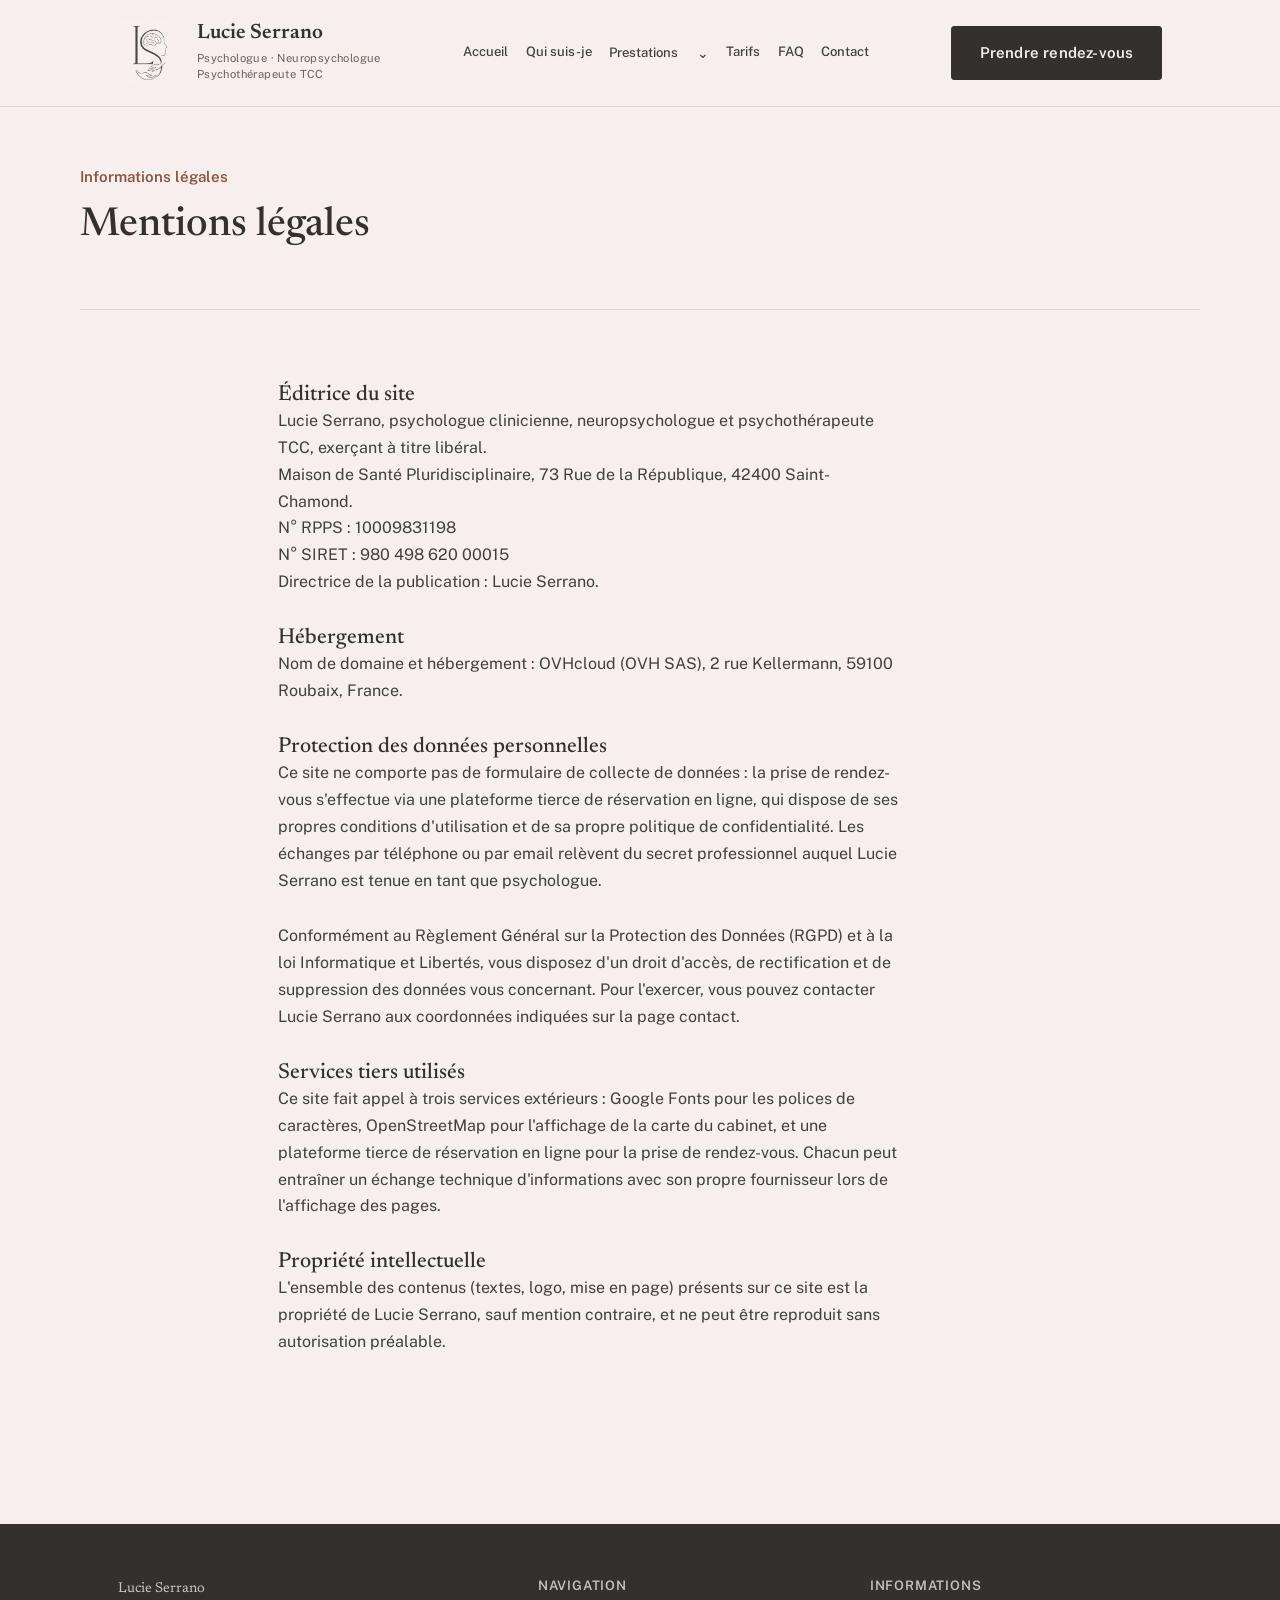
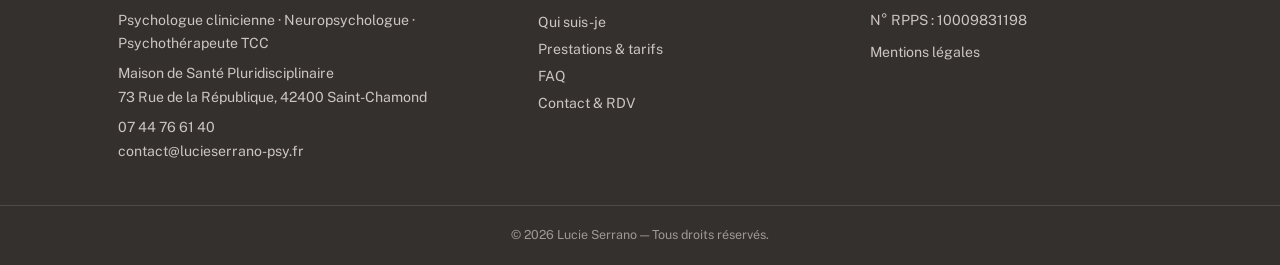
<file: mentions-legales.html>
<!DOCTYPE html>
<html lang="fr">
<head>
<meta charset="UTF-8">
<meta name="viewport" content="width=device-width, initial-scale=1.0">
<title>Mentions légales — Lucie Serrano, Psychologue</title>
<meta name="description" content="Mentions légales et informations sur la gestion des données personnelles du site de Lucie Serrano, psychologue à Saint-Chamond.">
<link rel="canonical" href="https://www.lucieserrano-psy.fr/mentions-legales.html">
<meta property="og:type" content="website">
<meta property="og:url" content="https://www.lucieserrano-psy.fr/mentions-legales.html">
<meta property="og:title" content="Mentions légales — Lucie Serrano, Psychologue">
<meta property="og:description" content="Mentions légales et informations sur la gestion des données personnelles du site de Lucie Serrano, psychologue à Saint-Chamond.">
<meta property="og:locale" content="fr_FR">
<meta property="og:image" content="https://www.lucieserrano-psy.fr/social-preview.png">
<meta property="og:image:width" content="1200">
<meta property="og:image:height" content="630">
<meta name="twitter:card" content="summary_large_image">
<meta name="twitter:title" content="Mentions légales — Lucie Serrano, Psychologue">
<meta name="twitter:description" content="Mentions légales et informations sur la gestion des données personnelles du site de Lucie Serrano, psychologue à Saint-Chamond.">
<meta name="twitter:image" content="https://www.lucieserrano-psy.fr/social-preview.png">
<link rel="icon" href="favicon.ico" sizes="any">
<link rel="icon" href="favicon-32.png" type="image/png" sizes="32x32">
<link rel="apple-touch-icon" href="apple-touch-icon.png">
<link rel="preconnect" href="https://fonts.googleapis.com">
<link rel="preconnect" href="https://fonts.gstatic.com" crossorigin>
<link href="https://fonts.googleapis.com/css2?family=Newsreader:ital,wght@0,400;0,500;0,600;1,400&family=Public+Sans:wght@400;500;600;700&display=swap" rel="stylesheet">
<link rel="stylesheet" href="style.css?v=20261017-2">
<script type="application/ld+json">
{
  "@context": "https://schema.org",
  "@type": "MedicalBusiness",
  "name": "Lucie Serrano",
  "image": "https://www.lucieserrano-psy.fr/social-preview.png",
  "url": "https://www.lucieserrano-psy.fr/",
  "telephone": "+33744766140",
  "email": "contact@lucieserrano-psy.fr",
  "priceRange": "€€",
  "address": {
    "@type": "PostalAddress",
    "streetAddress": "73 Rue de la R\u00e9publique",
    "postalCode": "42400",
    "addressLocality": "Saint-Chamond",
    "addressRegion": "Auvergne-Rh\u00f4ne-Alpes",
    "addressCountry": "FR"
  },
  "description": "Cabinet de psychologie, neuropsychologie et th\u00e9rapie cognitivo-comportementale (TCC) \u00e0 Saint-Chamond, en cabinet ou en t\u00e9l\u00e9consultation.",
  "sameAs": ["https://perfactive.fr/lucie-serrano/lucie-serrano/book"]
}
</script>
</head>
<body>
<a href="#main-content" class="skip-link">Aller au contenu</a>

<header class="site-header">
  <div class="nav-row">
    <a href="index.html" class="brand">
      <img src="assets/logo-mark.png" alt="Logo du cabinet Lucie Serrano">
      <span class="brand-text">
        <span class="name">Lucie Serrano</span>
        <span class="role">Psychologue · Neuropsychologue<br>Psychothérapeute TCC</span>
      </span>
    </a>
    <button class="nav-toggle" aria-label="Ouvrir le menu" aria-expanded="false" aria-controls="main-navigation">☰</button>
    <nav class="main-nav" id="main-navigation" aria-label="Navigation principale">
      <a href="index.html">Accueil</a>
      <a href="approche.html">Qui suis-je</a>
      <details class="nav-dropdown"><summary>Prestations <span aria-hidden="true">⌄</span></summary><div class="nav-dropdown-menu"><a href="bilan-neuropsychologique-saint-chamond.html">Bilan neuropsychologique</a><a href="therapie-tcc-saint-chamond.html">Psychothérapie TCC</a></div></details>
      <a href="prestations.html">Tarifs</a>
      <a href="faq.html#faq">FAQ</a>
      <a href="contact.html">Contact</a>
    </nav>
    <a href="https://perfactive.fr/lucie-serrano/lucie-serrano/book" class="btn nav-cta">Prendre rendez-vous</a>
  </div>
</header>

<main id="main-content">
  <div class="page-header container">
    <h1 class="eyebrow-plain">Informations légales</h1>
    <h2 class="page-title">Mentions légales</h2>
  </div>

  <section>
    <div class="container legal-container">

      <h2>Éditrice du site</h2>
      <p>Lucie Serrano, psychologue clinicienne, neuropsychologue et psychothérapeute TCC, exerçant à titre libéral.<br>
      Maison de Santé Pluridisciplinaire, 73 Rue de la République, 42400 Saint-Chamond.<br>
      N° RPPS : 10009831198<br>
      N° SIRET : 980 498 620 00015<br>
      Directrice de la publication : Lucie Serrano.</p>

      <h2>Hébergement</h2>
      <p>Nom de domaine et hébergement : OVHcloud (OVH SAS), 2 rue Kellermann, 59100 Roubaix, France.</p>

      <h2>Protection des données personnelles</h2>
      <p>Ce site ne comporte pas de formulaire de collecte de données : la prise de rendez-vous s'effectue via une plateforme tierce de réservation en ligne, qui dispose de ses propres conditions d'utilisation et de sa propre politique de confidentialité. Les échanges par téléphone ou par email relèvent du secret professionnel auquel Lucie Serrano est tenue en tant que psychologue.</p>
      <p>Conformément au Règlement Général sur la Protection des Données (RGPD) et à la loi Informatique et Libertés, vous disposez d'un droit d'accès, de rectification et de suppression des données vous concernant. Pour l'exercer, vous pouvez contacter Lucie Serrano aux coordonnées indiquées sur la page contact.</p>

      <h2>Services tiers utilisés</h2>
      <p>Ce site fait appel à trois services extérieurs : Google Fonts pour les polices de caractères, OpenStreetMap pour l'affichage de la carte du cabinet, et une plateforme tierce de réservation en ligne pour la prise de rendez-vous. Chacun peut entraîner un échange technique d'informations avec son propre fournisseur lors de l'affichage des pages.</p>

      <h2>Propriété intellectuelle</h2>
      <p class="no-mb">L'ensemble des contenus (textes, logo, mise en page) présents sur ce site est la propriété de Lucie Serrano, sauf mention contraire, et ne peut être reproduit sans autorisation préalable.</p>

    </div>
  </section>
</main>

<footer class="site-footer">
  <div class="footer-inner">
    <div>
      <p class="footer-brand">Lucie Serrano</p>
      <p>Psychologue clinicienne · Neuropsychologue · Psychothérapeute TCC</p>
      <p>Maison de Santé Pluridisciplinaire<br>73 Rue de la République, 42400 Saint-Chamond</p>
      <p><a href="tel:+33744766140">07 44 76 61 40</a><br><a href="mailto:contact@lucieserrano-psy.fr">contact@lucieserrano-psy.fr</a></p>
    </div>
    <div>
      <h4>Navigation</h4>
      <a href="approche.html">Qui suis-je</a><br>
      <a href="prestations.html">Prestations & tarifs</a><br>
      <a href="faq.html#faq">FAQ</a><br>
      <a href="contact.html">Contact & RDV</a>
    </div>
    <div>
      <h4>Informations</h4>
      <p>N° RPPS : 10009831198</p>
      <a href="mentions-legales.html">Mentions légales</a>
    </div>
  </div>
  <div class="footer-bottom">© 2026 Lucie Serrano — Tous droits réservés.</div>
</footer>

<script>
(function(){
  var toggle = document.querySelector('.nav-toggle');
  var nav = document.getElementById('main-navigation');
  if(!toggle || !nav) return;
  toggle.addEventListener('click', function(){
    var open = nav.classList.toggle('open');
    toggle.setAttribute('aria-expanded', open ? 'true' : 'false');
  });
  document.addEventListener('keydown', function(e){
    if(e.key === 'Escape' && nav.classList.contains('open')){
      nav.classList.remove('open');
      toggle.setAttribute('aria-expanded','false');
      toggle.focus();
    }
  });
})();
</script>
</body>
</html>
</file>
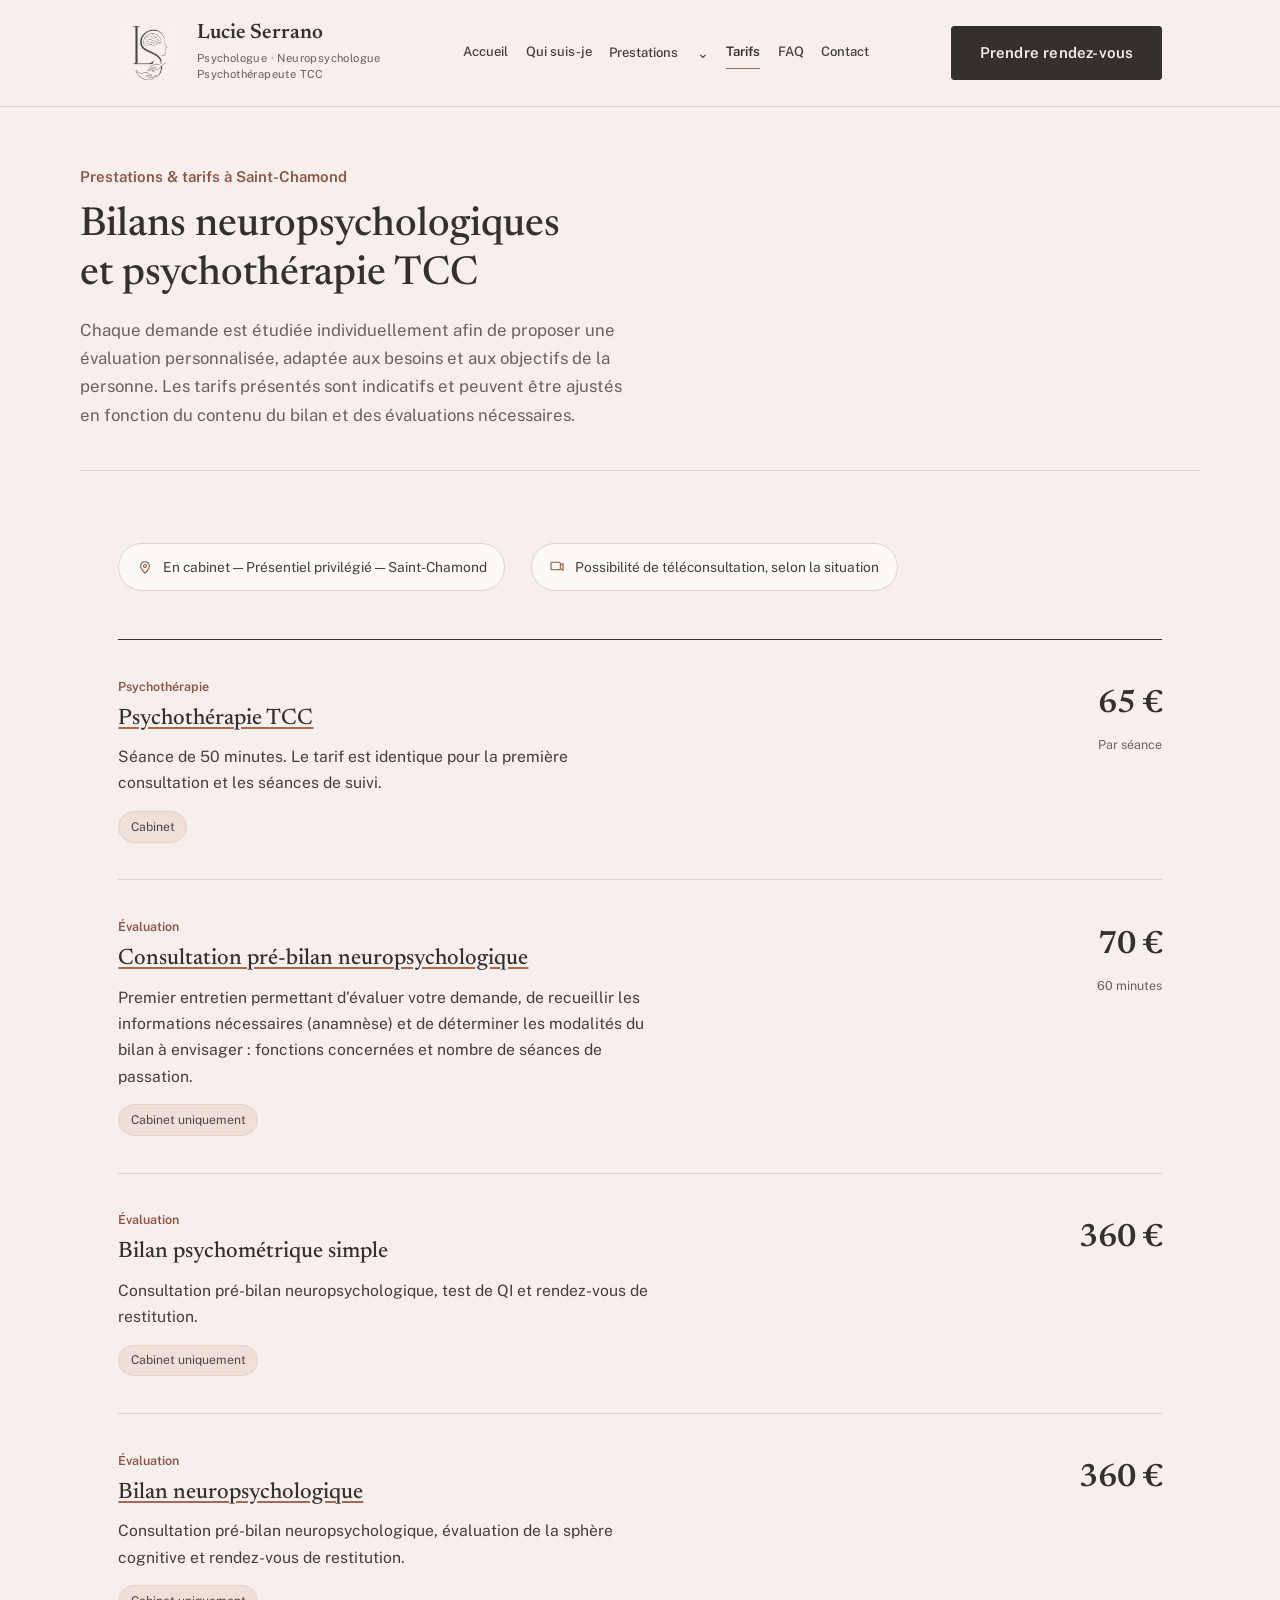
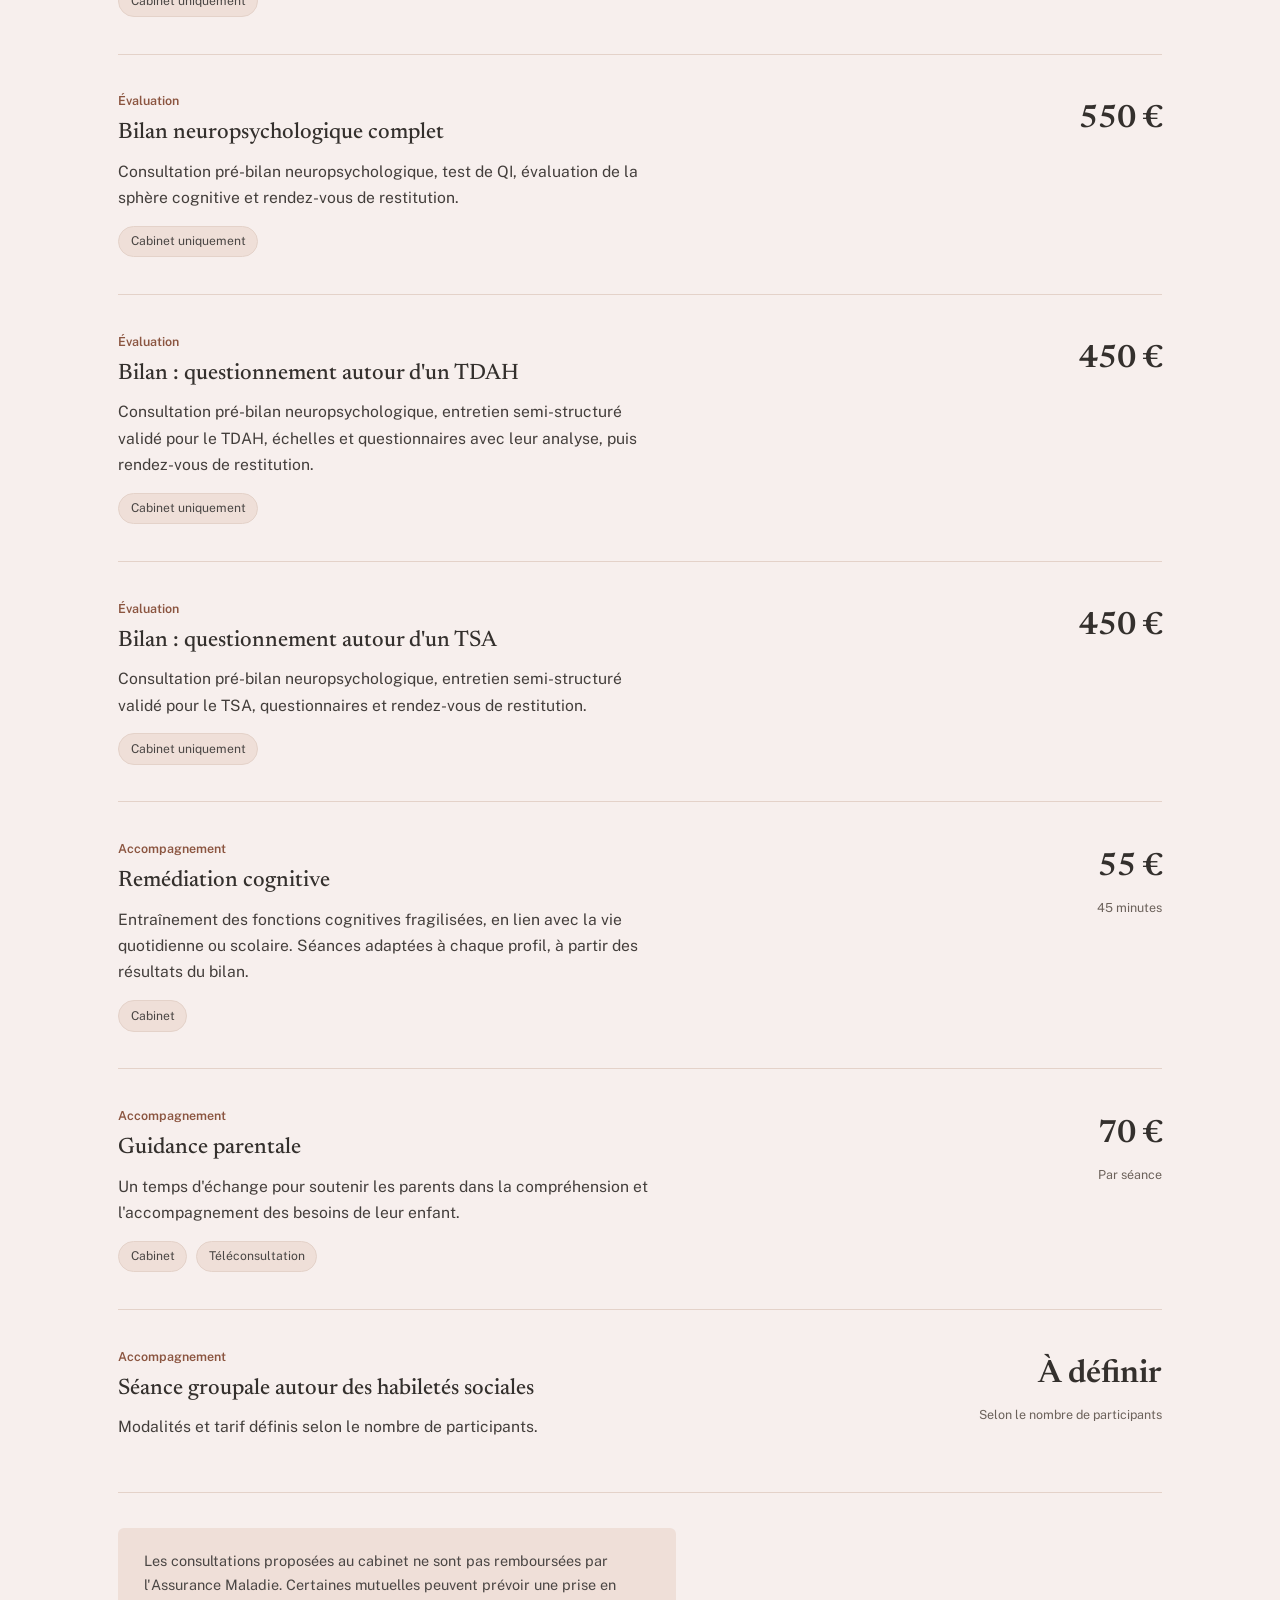
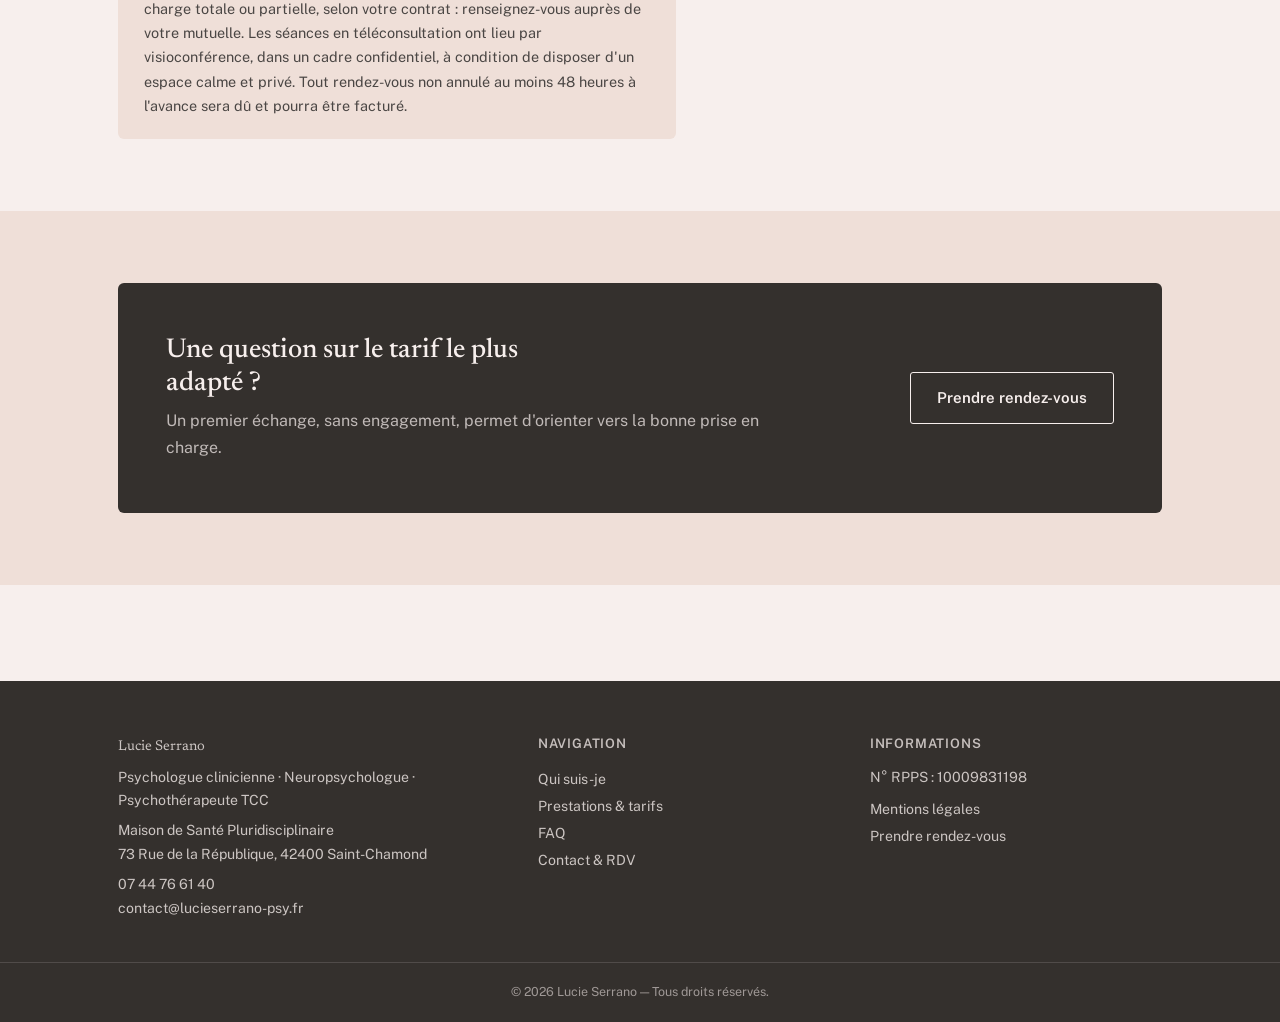
<file: prestations.html>
<!DOCTYPE html>
<html lang="fr">
<head>
<meta charset="UTF-8">
<meta name="viewport" content="width=device-width, initial-scale=1.0">
<title>Bilans neuropsychologiques et psychothérapie TCC — Lucie Serrano</title>
<meta name="description" content="Tarifs des bilans neuropsychologiques et de la psychothérapie TCC proposés par Lucie Serrano à Saint-Chamond.">
<link rel="canonical" href="https://www.lucieserrano-psy.fr/prestations.html">
<meta property="og:type" content="website">
<meta property="og:url" content="https://www.lucieserrano-psy.fr/prestations.html">
<meta property="og:title" content="Prestations & tarifs — Lucie Serrano, Psychologue">
<meta property="og:description" content="Bilans neuropsychologiques, suivi TCC et remédiation cognitive avec Lucie Serrano, à Saint-Chamond. Tarifs, en cabinet ou en téléconsultation.">
<meta property="og:locale" content="fr_FR">
<meta property="og:image" content="https://www.lucieserrano-psy.fr/social-preview.png">
<meta property="og:image:width" content="1200">
<meta property="og:image:height" content="630">
<meta name="twitter:card" content="summary_large_image">
<meta name="twitter:title" content="Prestations & tarifs — Lucie Serrano, Psychologue">
<meta name="twitter:description" content="Bilans neuropsychologiques, suivi TCC et remédiation cognitive avec Lucie Serrano, à Saint-Chamond. Tarifs, en cabinet ou en téléconsultation.">
<meta name="twitter:image" content="https://www.lucieserrano-psy.fr/social-preview.png">
<link rel="icon" href="favicon.ico" sizes="any">
<link rel="icon" href="favicon-32.png" type="image/png" sizes="32x32">
<link rel="apple-touch-icon" href="apple-touch-icon.png">
<link rel="preconnect" href="https://fonts.googleapis.com">
<link rel="preconnect" href="https://fonts.gstatic.com" crossorigin>
<link href="https://fonts.googleapis.com/css2?family=Newsreader:ital,wght@0,400;0,500;0,600;1,400&family=Public+Sans:wght@400;500;600;700&display=swap" rel="stylesheet">
<link rel="stylesheet" href="style.css?v=20261017-2">
<script type="application/ld+json">
{
  "@context": "https://schema.org",
  "@type": "MedicalBusiness",
  "name": "Lucie Serrano",
  "image": "https://www.lucieserrano-psy.fr/social-preview.png",
  "url": "https://www.lucieserrano-psy.fr/",
  "telephone": "+33744766140",
  "email": "contact@lucieserrano-psy.fr",
  "priceRange": "€€",
  "address": {
    "@type": "PostalAddress",
    "streetAddress": "73 Rue de la R\u00e9publique",
    "postalCode": "42400",
    "addressLocality": "Saint-Chamond",
    "addressRegion": "Auvergne-Rh\u00f4ne-Alpes",
    "addressCountry": "FR"
  },
  "description": "Cabinet de psychologie, neuropsychologie et th\u00e9rapie cognitivo-comportementale (TCC) \u00e0 Saint-Chamond, en cabinet ou en t\u00e9l\u00e9consultation.",
  "sameAs": ["https://perfactive.fr/lucie-serrano/lucie-serrano/book"]
}
</script>
</head>
<body>
<a href="#main-content" class="skip-link">Aller au contenu</a>

<header class="site-header">
  <div class="nav-row">
    <a href="index.html" class="brand">
      <img src="assets/logo-mark.png" alt="Logo du cabinet Lucie Serrano">
      <span class="brand-text">
        <span class="name">Lucie Serrano</span>
        <span class="role">Psychologue · Neuropsychologue<br>Psychothérapeute TCC</span>
      </span>
    </a>
    <button class="nav-toggle" aria-label="Ouvrir le menu" aria-expanded="false" aria-controls="main-navigation">☰</button>
    <nav class="main-nav" id="main-navigation" aria-label="Navigation principale">
      <a href="index.html">Accueil</a>
      <a href="approche.html">Qui suis-je</a>
      <details class="nav-dropdown"><summary>Prestations <span aria-hidden="true">⌄</span></summary><div class="nav-dropdown-menu"><a href="bilan-neuropsychologique-saint-chamond.html">Bilan neuropsychologique</a><a href="therapie-tcc-saint-chamond.html">Psychothérapie TCC</a></div></details>
      <a href="prestations.html" class="active">Tarifs</a>
      <a href="faq.html#faq">FAQ</a>
      <a href="contact.html">Contact</a>
    </nav>
    <a href="https://perfactive.fr/lucie-serrano/lucie-serrano/book" class="btn nav-cta">Prendre rendez-vous</a>
  </div>
</header>

<main id="main-content">

  <div class="page-header container">
    <h1 class="eyebrow-plain">Prestations & tarifs à Saint-Chamond</h1>
    <h2 class="page-title">Bilans neuropsychologiques et psychothérapie TCC</h2>
    <p class="lede">Chaque demande est étudiée individuellement afin de proposer une évaluation personnalisée, adaptée aux besoins et aux objectifs de la personne. Les tarifs présentés sont indicatifs et peuvent être ajustés en fonction du contenu du bilan et des évaluations nécessaires.</p>
  </div>

  <section>
    <div class="container">

      <div class="modalites">
        <div class="modalite-chip">
          <svg viewBox="0 0 24 24" fill="none" stroke-width="1.6"><path d="M12 21s-6.5-5.6-6.5-10.4A6.5 6.5 0 0 1 12 4a6.5 6.5 0 0 1 6.5 6.6C18.5 15.4 12 21 12 21Z"/><circle cx="12" cy="10.4" r="2.2"/></svg>
          En cabinet — Présentiel privilégié — Saint-Chamond
        </div>
        <div class="modalite-chip">
          <svg viewBox="0 0 24 24" fill="none" stroke-width="1.6"><rect x="3" y="5" width="14" height="11" rx="1.5"/><path d="M17 9.5 21 7v10l-4-2.5"/></svg>
          Possibilité de téléconsultation, selon la situation
        </div>
      </div>

      <div class="price-list">

        <div class="price-row" id="tcc">
          <div>
            <span class="tag">Psychothérapie</span>
            <h2><a class="contextual-link" href="therapie-tcc-saint-chamond.html">Psychothérapie TCC</a></h2>
            <p class="desc">Séance de 50 minutes. Le tarif est identique pour la première consultation et les séances de suivi.</p>
            <div class="modes">
              <span class="mode-badge">Cabinet</span>
            </div>
          </div>
          <div class="price-figure">
            <span class="amount">65 €</span>
            <span class="unit">Par séance</span>
          </div>
        </div>

        <div class="price-row" id="bilan">
          <div>
            <span class="tag">Évaluation</span>
            <h2><a class="contextual-link" href="bilan-neuropsychologique-saint-chamond.html">Consultation pré-bilan neuropsychologique</a></h2>
            <p class="desc">Premier entretien permettant d'évaluer votre demande, de recueillir les informations nécessaires (anamnèse) et de déterminer les modalités du bilan à envisager : fonctions concernées et nombre de séances de passation.</p>
            <div class="modes"><span class="mode-badge">Cabinet uniquement</span></div>
          </div>
          <div class="price-figure">
            <span class="amount">70 €</span>
            <span class="unit">60 minutes</span>
          </div>
        </div>

        <div class="price-row">
          <div>
            <span class="tag">Évaluation</span>
            <h2>Bilan psychométrique simple</h2>
            <p class="desc">Consultation pré-bilan neuropsychologique, test de QI et rendez-vous de restitution.</p>
            <div class="modes"><span class="mode-badge">Cabinet uniquement</span></div>
          </div>
          <div class="price-figure">
            <span class="amount">360 €</span>
          </div>
        </div>

        <div class="price-row">
          <div><span class="tag">Évaluation</span><h2><a class="contextual-link" href="bilan-neuropsychologique-saint-chamond.html">Bilan neuropsychologique</a></h2><p class="desc">Consultation pré-bilan neuropsychologique, évaluation de la sphère cognitive et rendez-vous de restitution.</p><div class="modes"><span class="mode-badge">Cabinet uniquement</span></div></div>
          <div class="price-figure"><span class="amount">360 €</span></div>
        </div>

        <div class="price-row">
          <div><span class="tag">Évaluation</span><h2>Bilan neuropsychologique complet</h2><p class="desc">Consultation pré-bilan neuropsychologique, test de QI, évaluation de la sphère cognitive et rendez-vous de restitution.</p><div class="modes"><span class="mode-badge">Cabinet uniquement</span></div></div>
          <div class="price-figure"><span class="amount">550 €</span></div>
        </div>

        <div class="price-row">
          <div><span class="tag">Évaluation</span><h2>Bilan : questionnement autour d'un TDAH</h2><p class="desc">Consultation pré-bilan neuropsychologique, entretien semi-structuré validé pour le TDAH, échelles et questionnaires avec leur analyse, puis rendez-vous de restitution.</p><div class="modes"><span class="mode-badge">Cabinet uniquement</span></div></div>
          <div class="price-figure"><span class="amount">450 €</span></div>
        </div>

        <div class="price-row">
          <div><span class="tag">Évaluation</span><h2>Bilan : questionnement autour d'un TSA</h2><p class="desc">Consultation pré-bilan neuropsychologique, entretien semi-structuré validé pour le TSA, questionnaires et rendez-vous de restitution.</p><div class="modes"><span class="mode-badge">Cabinet uniquement</span></div></div>
          <div class="price-figure"><span class="amount">450 €</span></div>
        </div>


        <div class="price-row" id="remediation">
          <div>
            <span class="tag">Accompagnement</span>
            <h2>Remédiation cognitive</h2>
            <p class="desc">Entraînement des fonctions cognitives fragilisées, en lien avec la vie quotidienne ou scolaire. Séances adaptées à chaque profil, à partir des résultats du bilan.</p>
            <div class="modes">
              <span class="mode-badge">Cabinet</span>
            </div>
          </div>
          <div class="price-figure">
            <span class="amount">55 €</span>
            <span class="unit">45 minutes</span>
          </div>
        </div>

        <div class="price-row">
          <div><span class="tag">Accompagnement</span><h2>Guidance parentale</h2><p class="desc">Un temps d'échange pour soutenir les parents dans la compréhension et l'accompagnement des besoins de leur enfant.</p><div class="modes"><span class="mode-badge">Cabinet</span><span class="mode-badge">Téléconsultation</span></div></div>
          <div class="price-figure"><span class="amount">70 €</span><span class="unit">Par séance</span></div>
        </div>

        <div class="price-row">
          <div><span class="tag">Accompagnement</span><h2>Séance groupale autour des habiletés sociales</h2><p class="desc">Modalités et tarif définis selon le nombre de participants.</p></div>
          <div class="price-figure"><span class="amount">À définir</span><span class="unit">Selon le nombre de participants</span></div>
        </div>

      </div>

      <p class="price-note">Les consultations proposées au cabinet ne sont pas remboursées par l'Assurance Maladie. Certaines mutuelles peuvent prévoir une prise en charge totale ou partielle, selon votre contrat : renseignez-vous auprès de votre mutuelle. Les séances en téléconsultation ont lieu par visioconférence, dans un cadre confidentiel, à condition de disposer d'un espace calme et privé. Tout rendez-vous non annulé au moins 48 heures à l'avance sera dû et pourra être facturé.</p>

    </div>
  </section>

  <section class="section-alt">
    <div class="container">
      <div class="cta-band">
        <div>
          <h2>Une question sur le tarif le plus adapté ?</h2>
          <p>Un premier échange, sans engagement, permet d'orienter vers la bonne prise en charge.</p>
        </div>
        <a href="https://perfactive.fr/lucie-serrano/lucie-serrano/book" class="btn-outline">Prendre rendez-vous</a>
      </div>
    </div>
  </section>

</main>

<footer class="site-footer">
  <div class="footer-inner">
    <div>
      <p class="footer-brand">Lucie Serrano</p>
      <p>Psychologue clinicienne · Neuropsychologue · Psychothérapeute TCC</p>
      <p>Maison de Santé Pluridisciplinaire<br>73 Rue de la République, 42400 Saint-Chamond</p>
      <p><a href="tel:+33744766140">07 44 76 61 40</a><br><a href="mailto:contact@lucieserrano-psy.fr">contact@lucieserrano-psy.fr</a></p>
    </div>
    <div>
      <h4>Navigation</h4>
      <a href="approche.html">Qui suis-je</a><br>
      <a href="prestations.html">Prestations & tarifs</a><br>
      <a href="faq.html#faq">FAQ</a><br>
      <a href="contact.html">Contact & RDV</a>
    </div>
    <div>
      <h4>Informations</h4>
      <p>N° RPPS : 10009831198</p>
      <a href="mentions-legales.html">Mentions légales</a><br>
      <a href="https://perfactive.fr/lucie-serrano/lucie-serrano/book">Prendre rendez-vous</a>
    </div>
  </div>
  <div class="footer-bottom">© 2026 Lucie Serrano — Tous droits réservés.</div>
</footer>

<script>
(function(){
  var toggle = document.querySelector('.nav-toggle');
  var nav = document.getElementById('main-navigation');
  if(!toggle || !nav) return;
  toggle.addEventListener('click', function(){
    var open = nav.classList.toggle('open');
    toggle.setAttribute('aria-expanded', open ? 'true' : 'false');
  });
  document.addEventListener('keydown', function(e){
    if(e.key === 'Escape' && nav.classList.contains('open')){
      nav.classList.remove('open');
      toggle.setAttribute('aria-expanded','false');
      toggle.focus();
    }
  });
})();
</script>
</body>
</html>
</file>
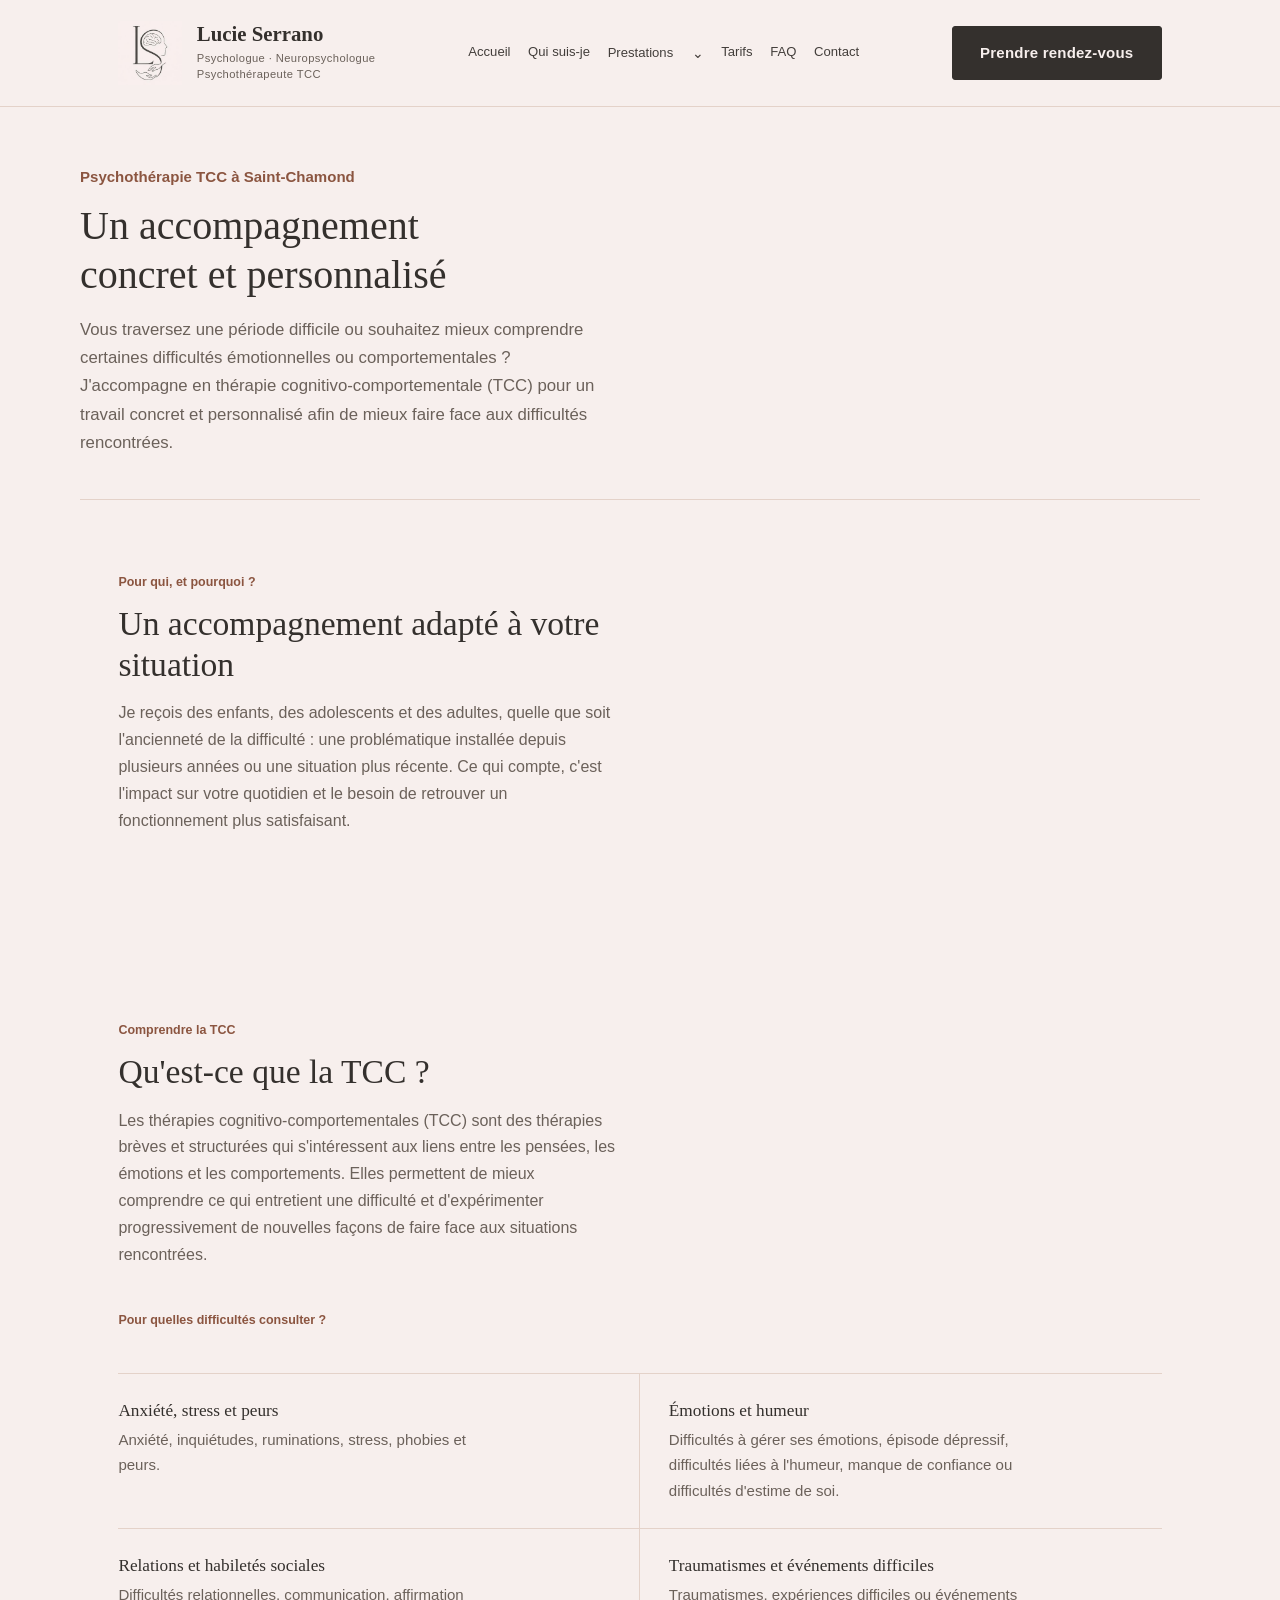
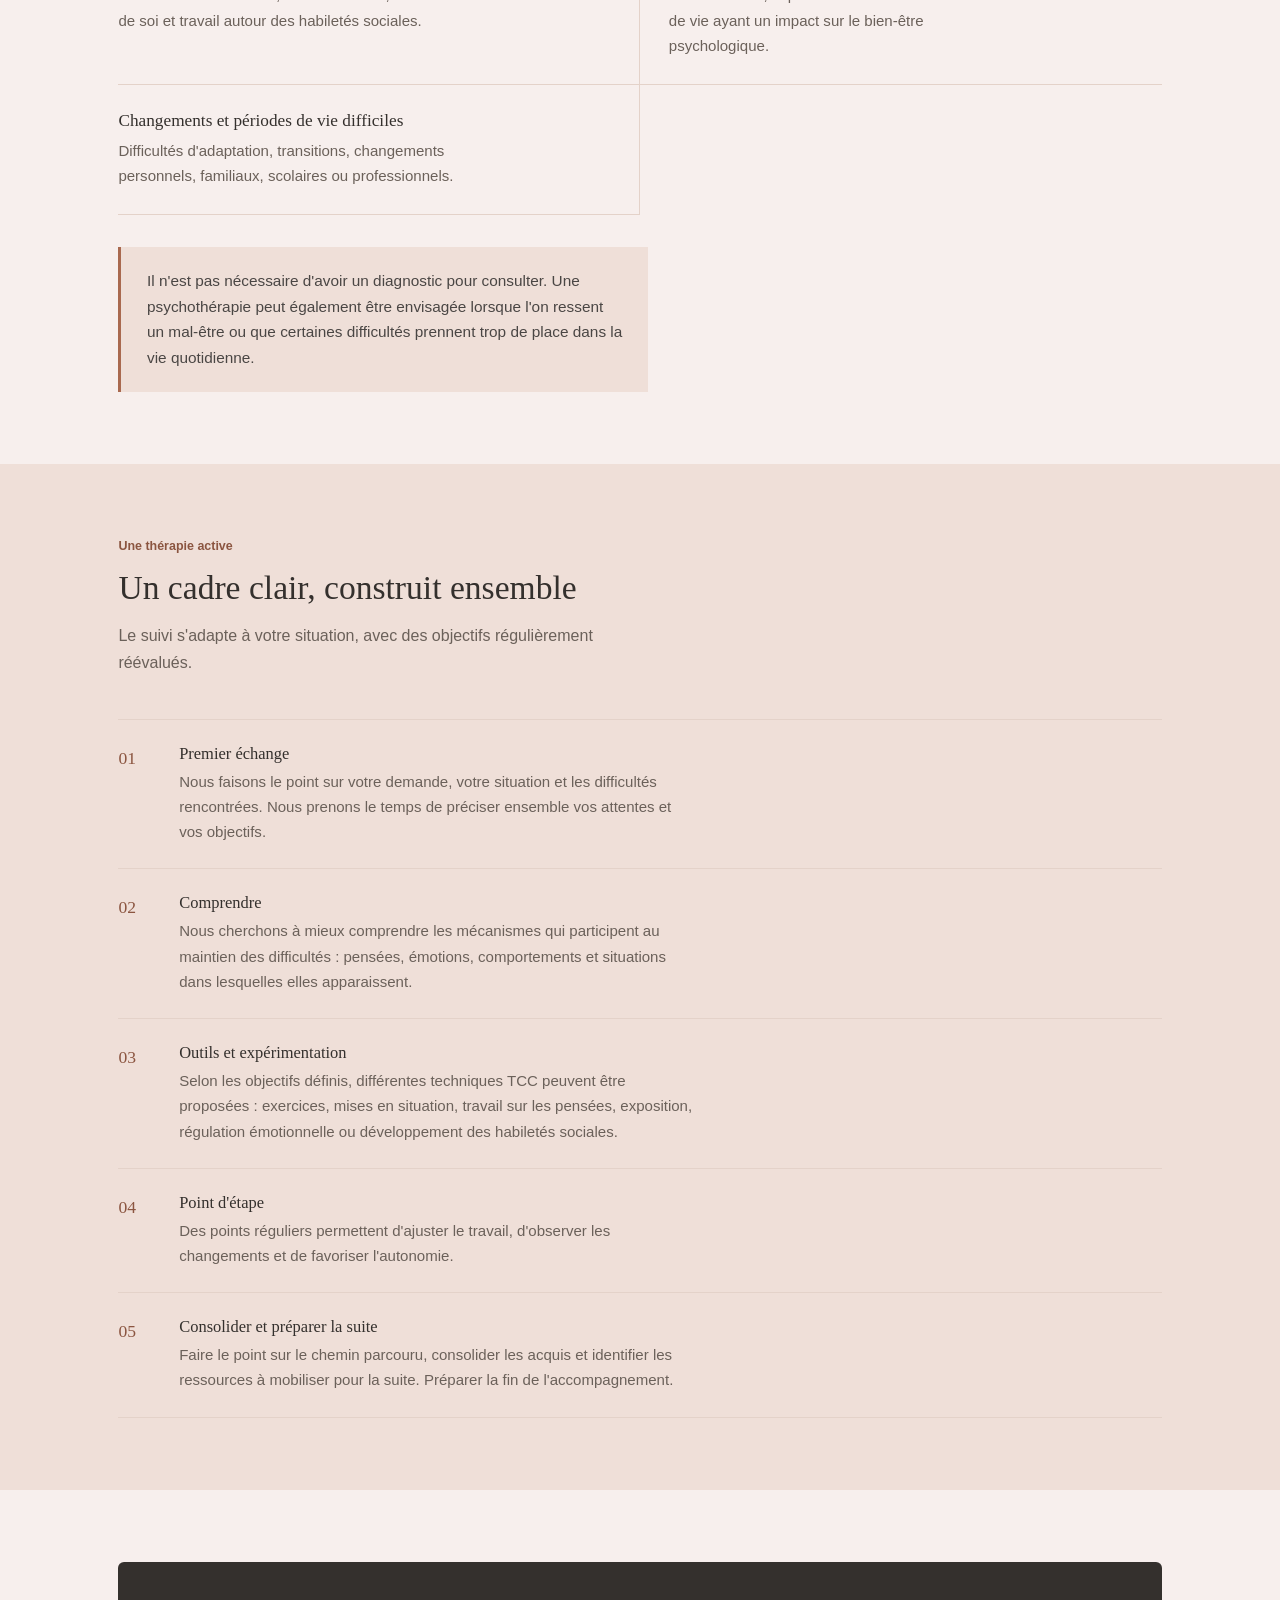
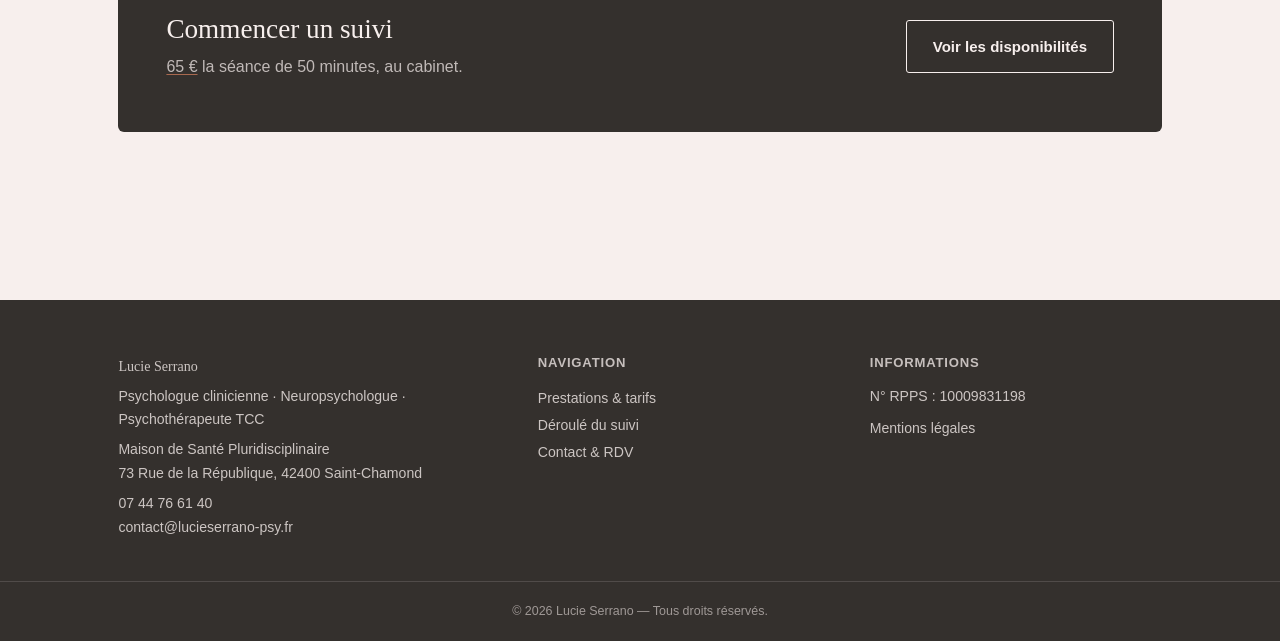
<file: therapie-tcc-saint-chamond.html>
<!DOCTYPE html>
<html lang="fr">
<head>
<meta charset="UTF-8">
<meta name="viewport" content="width=device-width, initial-scale=1.0">
<title>Thérapie TCC à Saint-Chamond — Lucie Serrano</title>
<meta name="description" content="Psychothérapie TCC à Saint-Chamond pour enfants, adolescents et adultes : anxiété, stress, difficultés émotionnelles, estime de soi, phobies et difficultés relationnelles.">
<link rel="canonical" href="https://www.lucieserrano-psy.fr/therapie-tcc-saint-chamond.html">
<meta property="og:type" content="website">
<meta property="og:url" content="https://www.lucieserrano-psy.fr/therapie-tcc-saint-chamond.html">
<meta property="og:title" content="Thérapie TCC à Saint-Chamond — Lucie Serrano">
<meta property="og:description" content="Une psychothérapie TCC concrète et personnalisée, au cabinet à Saint-Chamond ou en téléconsultation.">
<meta property="og:locale" content="fr_FR">
<meta name="twitter:card" content="summary_large_image">
<meta name="twitter:title" content="Psychothérapie TCC à Saint-Chamond — Lucie Serrano">
<meta name="twitter:description" content="Psychothérapie TCC à Saint-Chamond pour enfants, adolescents et adultes.">
<meta name="twitter:image" content="https://www.lucieserrano-psy.fr/social-preview.png">
<meta property="og:image" content="https://www.lucieserrano-psy.fr/social-preview.png">
<link rel="icon" href="favicon.ico" sizes="any">
<link rel="stylesheet" href="style.css?v=20261017-2">
<script type="application/ld+json">
{"@context":"https://schema.org","@type":"MedicalWebPage","name":"Thérapie TCC à Saint-Chamond","url":"https://www.lucieserrano-psy.fr/therapie-tcc-saint-chamond.html","about":{"@type":"MedicalBusiness","name":"Lucie Serrano","address":{"@type":"PostalAddress","streetAddress":"73 Rue de la République","postalCode":"42400","addressLocality":"Saint-Chamond","addressCountry":"FR"}}}
</script>
</head>
<body>
<a href="#main-content" class="skip-link">Aller au contenu</a>
<header class="site-header"><div class="nav-row"><a href="index.html" class="brand"><img src="assets/logo-mark.png" alt="Logo du cabinet Lucie Serrano"><span class="brand-text"><span class="name">Lucie Serrano</span><span class="role">Psychologue · Neuropsychologue<br>Psychothérapeute TCC</span></span></a><button class="nav-toggle" aria-label="Ouvrir le menu" aria-expanded="false" aria-controls="main-navigation">☰</button><nav class="main-nav" id="main-navigation" aria-label="Navigation principale"><a href="index.html">Accueil</a><a href="approche.html">Qui suis-je</a><details class="nav-dropdown"><summary>Prestations <span aria-hidden="true">⌄</span></summary><div class="nav-dropdown-menu"><a href="bilan-neuropsychologique-saint-chamond.html">Bilan neuropsychologique</a><a href="therapie-tcc-saint-chamond.html" class="active">Psychothérapie TCC</a></div></details><a href="prestations.html">Tarifs</a><a href="faq.html#faq">FAQ</a><a href="contact.html">Contact</a></nav><a href="https://perfactive.fr/lucie-serrano/lucie-serrano/book" class="btn nav-cta">Prendre rendez-vous</a></div></header>
<main id="main-content">
<div class="page-header container"><h1 class="eyebrow-plain">Psychothérapie TCC à Saint-Chamond</h1><h2 class="page-title">Un accompagnement concret et personnalisé</h2><p class="lede">Vous traversez une période difficile ou souhaitez mieux comprendre certaines difficultés émotionnelles ou comportementales ? J'accompagne en thérapie cognitivo-comportementale (TCC) pour un travail concret et personnalisé afin de mieux faire face aux difficultés rencontrées.</p></div>
<section><div class="container"><div class="section-head"><span class="tag">Pour qui, et pourquoi ?</span><h2>Un accompagnement adapté à votre situation</h2><p class="text-muted">Je reçois des enfants, des adolescents et des adultes, quelle que soit l'ancienneté de la difficulté : une problématique installée depuis plusieurs années ou une situation plus récente. Ce qui compte, c'est l'impact sur votre quotidien et le besoin de retrouver un fonctionnement plus satisfaisant.</p></div></div></section>
<section><div class="container"><div class="section-head"><span class="tag">Comprendre la TCC</span><h2>Qu'est-ce que la TCC ?</h2><p class="text-muted">Les thérapies cognitivo-comportementales (TCC) sont des thérapies brèves et structurées qui s'intéressent aux liens entre les pensées, les émotions et les comportements. Elles permettent de mieux comprendre ce qui entretient une difficulté et d'expérimenter progressivement de nouvelles façons de faire face aux situations rencontrées.</p></div><div class="section-head"><span class="tag">Pour quelles difficultés consulter ?</span></div><div class="motif-list"><div class="motif-item"><h3>Anxiété, stress et peurs</h3><p>Anxiété, inquiétudes, ruminations, stress, phobies et peurs.</p></div><div class="motif-item"><h3>Émotions et humeur</h3><p>Difficultés à gérer ses émotions, épisode dépressif, difficultés liées à l'humeur, manque de confiance ou difficultés d'estime de soi.</p></div><div class="motif-item"><h3>Relations et habiletés sociales</h3><p>Difficultés relationnelles, communication, affirmation de soi et travail autour des habiletés sociales.</p></div><div class="motif-item"><h3>Traumatismes et événements difficiles</h3><p>Traumatismes, expériences difficiles ou événements de vie ayant un impact sur le bien-être psychologique.</p></div><div class="motif-item"><h3>Changements et périodes de vie difficiles</h3><p>Difficultés d'adaptation, transitions, changements personnels, familiaux, scolaires ou professionnels.</p></div></div><p class="support-note">Il n'est pas nécessaire d'avoir un diagnostic pour consulter. Une psychothérapie peut également être envisagée lorsque l'on ressent un mal-être ou que certaines difficultés prennent trop de place dans la vie quotidienne.</p></div></section>
<section class="section-alt"><div class="container"><div class="section-head"><span class="tag">Une thérapie active</span><h2>Un cadre clair, construit ensemble</h2><p class="text-muted">Le suivi s'adapte à votre situation, avec des objectifs régulièrement réévalués.</p></div><ol class="steps"><li><div><h3>Premier échange</h3><p>Nous faisons le point sur votre demande, votre situation et les difficultés rencontrées. Nous prenons le temps de préciser ensemble vos attentes et vos objectifs.</p></div></li><li><div><h3>Comprendre</h3><p>Nous cherchons à mieux comprendre les mécanismes qui participent au maintien des difficultés : pensées, émotions, comportements et situations dans lesquelles elles apparaissent.</p></div></li><li><div><h3>Outils et expérimentation</h3><p>Selon les objectifs définis, différentes techniques TCC peuvent être proposées : exercices, mises en situation, travail sur les pensées, exposition, régulation émotionnelle ou développement des habiletés sociales.</p></div></li><li><div><h3>Point d'étape</h3><p>Des points réguliers permettent d'ajuster le travail, d'observer les changements et de favoriser l'autonomie.</p></div></li><li><div><h3>Consolider et préparer la suite</h3><p>Faire le point sur le chemin parcouru, consolider les acquis et identifier les ressources à mobiliser pour la suite. Préparer la fin de l'accompagnement.</p></div></li></ol></div></section>
<section><div class="container"><div class="cta-band"><div><h2>Commencer un suivi</h2><p><a class="contextual-link" href="prestations.html#tcc">65 €</a> la séance de 50 minutes, au cabinet.</p></div><a href="contact.html" class="btn-outline">Voir les disponibilités</a></div></div></section>
</main>
<footer class="site-footer"><div class="footer-inner"><div><p class="footer-brand">Lucie Serrano</p><p>Psychologue clinicienne · Neuropsychologue · Psychothérapeute TCC</p><p>Maison de Santé Pluridisciplinaire<br>73 Rue de la République, 42400 Saint-Chamond</p><p><a href="tel:+33744766140">07 44 76 61 40</a><br><a href="mailto:contact@lucieserrano-psy.fr">contact@lucieserrano-psy.fr</a></p></div><div><h4>Navigation</h4><a href="prestations.html">Prestations & tarifs</a><br><a href="faq.html#tcc">Déroulé du suivi</a><br><a href="contact.html">Contact & RDV</a></div><div><h4>Informations</h4><p>N° RPPS : 10009831198</p><a href="mentions-legales.html">Mentions légales</a></div></div><div class="footer-bottom">© 2026 Lucie Serrano — Tous droits réservés.</div></footer>
<script>(function(){var toggle=document.querySelector('.nav-toggle');var nav=document.getElementById('main-navigation');if(!toggle||!nav)return;toggle.addEventListener('click',function(){var open=nav.classList.toggle('open');toggle.setAttribute('aria-expanded',open?'true':'false');});})();</script>
</body>
</html>
</file>
<file: style.css>
/* ===========================================================
   Lucie Serrano — Psychologue / Neuropsychologue / TCC
   Feuille de style partagée à toutes les pages du site
   =========================================================== */

:root{
  /* Palette extraite du logo (fond blush, traits bruns) */
  --blush:        #F7EFED;
  --blush-deep:   #EFDFD8;
  --card:         #FDF9F7;
  --white:        #FFFFFF;
  --ink:          #34302D;
  --ink-soft:     #4A4644;
  --text:         #433E3B;
  --text-muted:   #6B615A;
  --accent:       #A9694F;
  --accent-deep:  #8B5540;
  --line:         #E4D2C9;
  --line-soft:    #EEE2DC;

  --font-display: 'Newsreader', Georgia, serif;
  --font-body:    'Public Sans', -apple-system, BlinkMacSystemFont, sans-serif;

  --container: 1120px;
  --radius: 3px;
}

*{box-sizing:border-box; margin:0; padding:0;}
html{scroll-behavior:smooth;}
body{
  font-family:var(--font-body);
  color:var(--text);
  background:var(--blush);
  line-height:1.68;
  font-size:16px;
  -webkit-font-smoothing:antialiased;
}
a{color:inherit;}
img{max-width:100%; display:block;}
ul,ol{list-style:none;}

.container{
  max-width:var(--container);
  margin:0 auto;
  padding:0 2.4rem;
}

h1,h2,h3,h4{
  font-family:var(--font-display);
  color:var(--ink);
  font-weight:500;
  line-height:1.22;
}

h1{font-size:3rem;}
h2{font-size:2.1rem;}
h3{font-size:1.35rem;}

p{max-width:62ch;}
.text-muted{color:var(--text-muted);}

a:focus-visible, button:focus-visible, summary:focus-visible{
  outline:2px solid var(--accent);
  outline-offset:3px;
}

@media (prefers-reduced-motion: reduce){
  *{animation-duration:0.01ms !important; transition-duration:0.01ms !important;}
}

/* ---------- Boutons ---------- */
.btn{
  display:inline-flex;
  align-items:center;
  gap:0.5rem;
  text-decoration:none;
  background:var(--ink);
  color:var(--blush);
  padding:0.85rem 1.7rem;
  border-radius:var(--radius);
  font-size:0.94rem;
  font-weight:600;
  letter-spacing:0.2px;
  border:1px solid var(--ink);
  transition:background-color 0.2s ease, color 0.2s ease, border-color 0.2s ease;
}
.btn:hover{background:var(--accent-deep); border-color:var(--accent-deep);}

.btn-ghost{
  display:inline-flex;
  align-items:center;
  gap:0.5rem;
  text-decoration:none;
  color:var(--ink);
  padding:0.85rem 0.2rem;
  font-size:0.94rem;
  font-weight:600;
  border-bottom:1px solid var(--ink);
}
.btn-ghost:hover{color:var(--accent-deep); border-color:var(--accent-deep);}

.btn-outline{
  display:inline-flex;
  align-items:center;
  gap:0.5rem;
  text-decoration:none;
  color:var(--blush);
  border:1px solid var(--blush);
  padding:0.8rem 1.6rem;
  border-radius:var(--radius);
  font-size:0.94rem;
  font-weight:600;
}
.btn-outline:hover{background:rgba(255,255,255,0.1);}

/* ---------- En-tête / navigation ---------- */
.site-header{
  position:sticky;
  top:0;
  background:rgba(247,239,237,0.92);
  backdrop-filter:blur(6px);
  border-bottom:1px solid var(--line);
  z-index:200;
}
.nav-row{
  display:flex;
  align-items:center;
  justify-content:space-between;
  padding:1.3rem 2.4rem;
  max-width:var(--container);
  margin:0 auto;
  gap:1.5rem;
}
.brand{
  display:flex;
  align-items:center;
  gap:0.9rem;
  text-decoration:none;
  flex-shrink:0;
}
.brand img{
  width:64px;
  height:64px;
  object-fit:contain;
}
.brand-text{line-height:1.2;}
.brand-text .name{
  font-family:var(--font-display);
  font-size:1.3rem;
  color:var(--ink);
  font-weight:600;
  display:block;
}
.brand-text .role{
  font-size:0.7rem;
  color:var(--text-muted);
  letter-spacing:0.4px;
  line-height:1.5;
  display:block;
  margin-top:0.15rem;
}

.main-nav{
  display:flex;
  align-items:center;
  gap:1.1rem;
  flex:1;
  justify-content:center;
  min-width:0;
}
.main-nav a{
  text-decoration:none;
  color:var(--text);
  font-size:0.82rem;
  font-weight:500;
  padding:0.3rem 0;
  border-bottom:1px solid transparent;
  transition:border-color 0.2s ease, color 0.2s ease;
  white-space:nowrap;
}
.main-nav a:hover{color:var(--accent-deep);}
.main-nav > a.active{
  color:var(--ink);
  border-bottom:1px solid var(--accent);
  font-weight:600;
}
.nav-dropdown{position:relative; border-bottom:0; padding:0;}
.nav-dropdown summary{list-style:none; cursor:pointer; color:var(--text); font-size:0.82rem; font-weight:500; padding:0.3rem 0; white-space:nowrap;}
.nav-dropdown summary::-webkit-details-marker{display:none;}
.nav-dropdown summary span{font-size:0.9rem; margin-left:0.15rem;}
.nav-dropdown[open] summary,.nav-dropdown summary:hover{color:var(--accent-deep);}
.nav-dropdown-menu{position:absolute; top:calc(100% + 0.75rem); left:50%; transform:translateX(-50%); min-width:220px; padding:0.45rem; background:var(--card); border:1px solid var(--line); box-shadow:0 10px 24px rgba(52,48,45,0.12); z-index:210;}
.nav-dropdown-menu a{display:block; padding:0.65rem 0.8rem; border-bottom:0; white-space:normal;}
.nav-dropdown-menu a:hover{background:var(--blush-deep);}

.nav-cta{flex-shrink:0;}
.nav-toggle{display:none;}

@media (max-width:1100px){
  .main-nav{
    position:absolute;
    top:100%; left:0; right:0;
    background:var(--card);
    border-bottom:1px solid var(--line);
    flex-direction:column;
    align-items:flex-start;
    gap:0;
    padding:0.5rem 2rem 1rem;
    display:none;
  }
  .main-nav.open{display:flex;}
  .main-nav a{width:100%; padding:0.75rem 0; border-bottom:1px solid var(--line-soft);}
  .nav-dropdown{width:100%;}
  .nav-dropdown summary{padding:0.75rem 0; border-bottom:0;}
  .nav-dropdown-menu{position:static; transform:none; min-width:0; padding:0 0 0 1rem; border:0; box-shadow:none; background:transparent;}
  .nav-dropdown-menu a{padding:0.65rem 0; border-bottom:1px solid var(--line-soft);}
  .nav-toggle{
    display:block;
    background:none;
    border:1px solid var(--ink);
    border-radius:var(--radius);
    width:40px; height:36px;
    font-size:1.1rem;
    color:var(--ink);
  }
  .nav-cta{display:none;}
}

/* ---------- Pied de page ---------- */
.site-footer{
  background:var(--ink);
  color:var(--blush);
  margin-top:6rem;
}
.footer-inner{
  max-width:var(--container);
  margin:0 auto;
  padding:3.4rem 2.4rem 2.2rem;
  display:grid;
  grid-template-columns:1.3fr 1fr 1fr;
  gap:2.5rem;
  min-width:0;
}
.footer-inner > div{min-width:0;}
.footer-inner a,.footer-inner p{overflow-wrap:anywhere;}
.footer-inner h4{
  font-family:var(--font-body);
  color:var(--blush);
  font-size:0.82rem;
  text-transform:uppercase;
  letter-spacing:0.8px;
  font-weight:600;
  margin-bottom:0.9rem;
  opacity:0.75;
}
.footer-inner p, .footer-inner a{
  font-size:0.88rem;
  color:rgba(247,239,237,0.78);
  margin-bottom:0.4rem;
  text-decoration:none;
}
.footer-inner a:hover{color:var(--blush);}
.footer-brand{
  font-family:var(--font-display);
  font-size:1.2rem;
  color:var(--blush);
  margin-bottom:0.6rem;
}
.footer-bottom{
  border-top:1px solid rgba(247,239,237,0.14);
  padding:1.2rem 2.4rem;
  text-align:center;
  font-size:0.78rem;
  color:rgba(247,239,237,0.55);
}

/* ---------- Motif décoratif (arc du logo, réutilisé sobrement) ---------- */
.motif-arc{
  position:absolute;
  pointer-events:none;
  opacity:0.5;
}

/* ---------- Hero (accueil) ---------- */
.hero{
  position:relative;
  padding:5.5rem 0 5rem;
  overflow:hidden;
}
.hero-grid{
  display:grid;
  grid-template-columns:1.15fr 0.85fr;
  gap:3.5rem;
  align-items:center;
}
.hero-kicker{
  font-size:0.95rem;
  color:var(--accent-deep);
  font-weight:600;
  margin-bottom:1rem;
}
.hero h1.hero-kicker{
  font-family:var(--font-body);
  font-size:0.95rem;
  line-height:1.68;
  max-width:none;
}
.hero-slogan{
  font-size:3.1rem;
  margin-bottom:1.4rem;
  max-width:14ch;
}
.hero-slogan span{display:block;}
.hero-lede{
  font-size:1.12rem;
  color:var(--text);
  max-width:46ch;
  margin-bottom:2.1rem;
}
.hero-ctas{display:flex; align-items:center; gap:1.6rem; flex-wrap:wrap;}

.hero-visual{
  position:relative;
  display:flex;
  align-items:center;
  justify-content:center;
}
.hero-visual .hero-logo{
  width:88%;
  max-width:440px;
}

@media (max-width:880px){
  .hero-grid{grid-template-columns:1fr; gap:2.5rem;}
  .hero-slogan{font-size:2.3rem; max-width:none;}
  .hero-visual{order:-1; max-width:280px; margin:0 auto;}
}

/* ---------- Sections générales ---------- */
section{padding:4.5rem 0;}
.section-head{margin-bottom:2.6rem; max-width:56ch;}
.section-head .tag{font-size:0.78rem; color:var(--accent-deep); font-weight:600; margin-bottom:0.7rem; display:block;}
.section-head h2{margin-bottom:0.9rem;}
.section-alt{background:var(--blush-deep);}

/* ---------- Orientation depuis l'accueil ---------- */
.intent-section{background:var(--card); border-top:1px solid var(--line); border-bottom:1px solid var(--line);}
.intent-grid{display:grid; grid-template-columns:repeat(2, 1fr); border-top:1px solid var(--line);}
.intent-link{display:grid; grid-template-columns:2rem 1fr auto; gap:1rem; align-items:start; padding:1.6rem 1.6rem 1.6rem 0; text-decoration:none; border-bottom:1px solid var(--line);}
.intent-link + .intent-link{border-left:1px solid var(--line); padding-left:1.6rem;}
.intent-link:hover strong,.intent-link:hover .intent-arrow{color:var(--accent-deep);}
.intent-number{font-family:var(--font-display); color:var(--accent-deep); font-size:1.1rem;}
.intent-link strong{display:block; color:var(--ink); font-family:var(--font-display); font-size:1.28rem; font-weight:500; line-height:1.25;}
.intent-link small{display:block; color:var(--text-muted); font-size:0.88rem; line-height:1.5; margin-top:0.45rem;}
.intent-arrow{color:var(--ink); font-size:1.2rem; transition:color 0.2s ease;}

/* ---------- Motifs de consultation (liste asymétrique, pas des cards identiques) ---------- */
.motif-list{
  display:grid;
  grid-template-columns:repeat(2, 1fr);
  gap:0;
  border-top:1px solid var(--line);
}
.motif-item{
  padding:1.6rem 1.8rem 1.6rem 0;
  border-bottom:1px solid var(--line);
}
.motif-item:nth-child(odd){border-right:1px solid var(--line); padding-right:1.8rem;}
.motif-item:nth-child(even){padding-left:1.8rem;}
.motif-item h3{font-size:1.08rem; margin-bottom:0.4rem;}
.motif-item p{font-size:0.94rem; color:var(--text-muted); max-width:42ch;}

@media (max-width:700px){
  .motif-list{grid-template-columns:1fr;}
  .motif-item:nth-child(odd){border-right:none; padding-right:0;}
  .motif-item:nth-child(even){padding-left:0;}
}

/* ---------- Aperçu prestations (accueil) ---------- */
.services-preview{
  display:grid;
  grid-template-columns:repeat(3, 1fr);
  gap:1px;
  background:var(--line);
  border:1px solid var(--line);
}
.service-tile{
  background:var(--card);
  padding:2.2rem 2rem;
  text-decoration:none;
  display:block;
  transition:background-color 0.2s ease;
}
.service-tile:hover{background:var(--white);}
.service-tile .tag{font-size:0.78rem; color:var(--accent-deep); font-weight:600; margin-bottom:0.7rem; display:block;}
.service-tile h3{font-size:1.2rem; margin-bottom:0.6rem;}
.service-tile p{font-size:0.9rem; color:var(--text-muted); margin-bottom:1.2rem;}
.service-tile .arrow{font-size:0.86rem; color:var(--ink); font-weight:600;}

@media (max-width:880px){
  .services-preview{grid-template-columns:1fr;}
}

/* ---------- Bandeau CTA ---------- */
.cta-band{
  background:var(--ink);
  color:var(--blush);
  border-radius:6px;
  padding:3.2rem 3rem;
  display:flex;
  align-items:center;
  justify-content:space-between;
  gap:2rem;
  flex-wrap:wrap;
}
.cta-band h2{color:var(--blush); font-size:1.7rem; max-width:22ch;}
.cta-band p{color:rgba(247,239,237,0.72); margin-top:0.5rem;}

/* ---------- Page interne : en-tête de page ---------- */
.page-header{padding:3.6rem 0 2.6rem; border-bottom:1px solid var(--line);}
.page-header .eyebrow-plain{font-size:0.94rem; color:var(--accent-deep); font-weight:600; margin-bottom:0.8rem;}
.page-header h1{font-size:2.5rem; max-width:20ch; margin-bottom:1rem;}
.page-header h1.eyebrow-plain{font-family:var(--font-body); line-height:1.68; max-width:none;}
.page-header .page-title{font-size:2.5rem; max-width:20ch; margin-bottom:1rem;}
.page-header .lede{font-size:1.05rem; color:var(--text-muted); max-width:56ch;}
.legal-container h2{font-size:1.35rem;}

/* ---------- Bio / approche ---------- */
.bio-grid{
  display:grid;
  grid-template-columns:0.8fr 1.2fr;
  gap:3.5rem;
  align-items:start;
}
.bio-portrait{
  border-radius:6px;
  border:1px solid var(--line);
  background:var(--card);
  aspect-ratio:4/5;
  display:flex;
  align-items:center;
  justify-content:center;
  overflow:hidden;
}
.bio-portrait img{width:58%; object-fit:contain;}
.bio-credentials{
  margin-top:1.6rem;
  padding-top:1.4rem;
  border-top:1px solid var(--line);
}
.bio-credentials li{
  font-size:0.88rem;
  color:var(--text-muted);
  padding-left:1.1rem;
  position:relative;
  margin-bottom:0.55rem;
}
.bio-credentials li::before{
  content:'';
  position:absolute; left:0; top:0.5em;
  width:5px; height:5px;
  background:var(--accent);
  border-radius:50%;
}
.bio-copy p{margin-bottom:1.15rem; font-size:1.02rem; text-align:justify; max-width:none; hyphens:auto;}

.values-list{
  margin-top:1rem;
  border-top:1px solid var(--line);
}
.values-item{
  display:grid;
  grid-template-columns:2.6rem 1fr;
  gap:1rem;
  padding:1.5rem 0;
  border-bottom:1px solid var(--line);
}
.values-item .mark{
  font-family:var(--font-display);
  font-size:1.15rem;
  color:var(--accent-deep);
}
.values-item h3{font-size:1.05rem; margin-bottom:0.35rem;}
.values-item p{font-size:0.94rem; color:var(--text-muted);}

@media (max-width:880px){
  .bio-grid{grid-template-columns:1fr;}
  .bio-portrait{max-width:260px; margin:0 auto;}
}

/* ---------- Prestations & tarifs ---------- */
.modalites{
  display:flex;
  gap:1.6rem;
  margin-bottom:3rem;
  flex-wrap:wrap;
}
.modalite-chip{
  display:flex;
  align-items:center;
  gap:0.6rem;
  background:var(--card);
  border:1px solid var(--line);
  padding:0.7rem 1.1rem;
  border-radius:30px;
  font-size:0.86rem;
  color:var(--text);
}
.modalite-chip svg{width:16px; height:16px; stroke:var(--accent-deep); flex-shrink:0;}

.price-list{border-top:1px solid var(--ink);}
.price-row{
  display:grid;
  grid-template-columns:1fr minmax(150px, 230px);
  gap:2rem;
  padding:2.3rem 0;
  border-bottom:1px solid var(--line);
  align-items:start;
}
.price-row .tag{font-size:0.78rem; color:var(--accent-deep); font-weight:600; margin-bottom:0.5rem; display:block;}
.price-row h2{font-size:1.4rem; margin-bottom:0.7rem;}
.contextual-link{text-decoration:underline; text-decoration-color:var(--accent); text-underline-offset:0.14em;}
.contextual-link:hover{color:var(--accent-deep);}
.price-row p.desc{font-size:0.98rem; color:var(--text); max-width:54ch; margin-bottom:0.9rem;}
.price-row .modes{display:flex; gap:0.6rem; flex-wrap:wrap;}
.mode-badge{
  font-size:0.76rem;
  color:var(--ink-soft);
  border:1px solid var(--line);
  padding:0.28rem 0.7rem;
  border-radius:20px;
  background:var(--blush-deep);
}
.price-figure{
  text-align:right;
  white-space:nowrap;
  padding-top:0.1rem;
}
.price-figure .amount{
  font-family:var(--font-display);
  font-size:2rem;
  color:var(--ink);
  font-weight:600;
}
.price-figure .unit{
  display:block;
  font-size:0.78rem;
  color:var(--text-muted);
  margin-top:0.2rem;
  max-width:100%;
  margin-left:auto;
}

.price-note{
  margin-top:2.2rem;
  padding:1.3rem 1.6rem;
  background:var(--blush-deep);
  border-radius:6px;
  font-size:0.9rem;
  color:var(--ink-soft);
}

.support-note{
  margin-top:2rem;
  padding:1.3rem 1.6rem;
  background:var(--blush-deep);
  border-left:3px solid var(--accent);
  font-size:0.96rem;
  color:var(--ink-soft);
}
.optional-step p{font-style:italic;}

@media (max-width:700px){
  .price-row{grid-template-columns:1fr;}
  .price-figure{text-align:left;}
  .price-figure .unit{margin-left:0;}
}

/* ---------- Déroulé (étapes) ---------- */
.steps{counter-reset:step; margin-top:1rem;}
.steps li{
  counter-increment:step;
  display:grid;
  grid-template-columns:2.6rem 1fr;
  gap:1.2rem;
  padding:1.5rem 0;
  border-bottom:1px solid var(--line);
}
.steps li:first-child{border-top:1px solid var(--line);}
.steps li::before{
  content:counter(step, decimal-leading-zero);
  font-family:var(--font-display);
  font-size:1.1rem;
  color:var(--accent-deep);
}
.steps h3{font-size:1.03rem; margin-bottom:0.3rem; color:var(--ink);}
.steps p{font-size:0.94rem; color:var(--text-muted);}

.track-label{
  font-size:0.92rem;
  font-weight:600;
  color:var(--ink);
  margin:3rem 0 0.4rem;
  scroll-margin-top:110px;
}
.track-label:first-of-type{margin-top:0;}

/* ---------- FAQ ---------- */
.faq-list{border-top:1px solid var(--line);}
details{       
  border-bottom:1px solid var(--line);
  padding:1.3rem 0;
}
.nav-dropdown{border-bottom:0; padding:0;}
.nav-dropdown > summary{border-bottom:0;}
summary{
  cursor:pointer;
  font-weight:600;
  color:var(--ink);
  list-style:none;
  display:flex;
  justify-content:space-between;
  align-items:center;
  gap:1rem;
  font-size:1.02rem;
}
summary::-webkit-details-marker{display:none;}
summary .plus{
  font-family:var(--font-display);
  font-size:1.3rem;
  color:var(--accent-deep);
  flex-shrink:0;
  transition:transform 0.2s ease;
}
details[open] summary .plus{transform:rotate(45deg);}
details p{margin-top:0.9rem; color:var(--text-muted); font-size:0.96rem; max-width:64ch;}

/* ---------- Contact ---------- */
.contact-layout{
  display:grid;
  grid-template-columns:1fr 1fr;
  gap:3.5rem;
  align-items:start;
}
.booking-panel{display:flex; align-items:center; justify-content:space-between; gap:2rem; padding:1.8rem 2rem; background:var(--blush-deep); border:1px solid var(--line);}
.booking-panel .tag{display:block; color:var(--accent-deep); font-weight:600; font-size:0.78rem; margin-bottom:0.35rem;}
.booking-panel h2{font-size:1.5rem; margin-bottom:0.35rem;}
.booking-panel p{font-size:0.92rem; color:var(--text-muted);}
.contact-block{margin-bottom:2rem;}
.contact-block h3{font-size:1rem; margin-bottom:0.7rem; color:var(--ink);}
.contact-block p{font-size:0.96rem; color:var(--text-muted); margin-bottom:0.25rem;}
.contact-block a{color:var(--accent-deep); text-decoration:none; font-weight:600;}
.contact-block a:hover{text-decoration:underline;}

.map-wrap{
  border-radius:6px;
  overflow:hidden;
  border:1px solid var(--line);
  margin-bottom:1rem;
}
.map-wrap iframe{width:100%; height:320px; border:0; display:block;}
.map-note{font-size:0.8rem; color:var(--text-muted);}

@media (max-width:880px){
  .main-nav{overflow-y:auto; max-height:calc(100vh - 80px);}
  .contact-layout{grid-template-columns:1fr;}
  .booking-panel{align-items:flex-start; flex-direction:column;}
}

@media (max-width:700px){
  .footer-inner{grid-template-columns:1fr; padding-left:1rem; padding-right:1rem; gap:1.8rem;}
  .nav-row{padding:0.9rem 1rem; gap:0.6rem;}
  .brand{gap:0.55rem; min-width:0;}
  .brand img{width:48px; height:48px;}
  .brand-text .name{font-size:1.08rem;}
  .brand-text .role{font-size:0.58rem; letter-spacing:0;}
  .nav-toggle{width:36px; height:34px; flex-shrink:0;}
  .intent-grid{grid-template-columns:1fr;}
  .intent-link + .intent-link{border-left:0; padding-left:0;}
}

/* ---------- Utilitaires ---------- */
.mt-lg{margin-top:3rem;}
.mt-md{margin-top:1.4rem;}
.mt-sm{margin-top:1.2rem;}
.mb-xl{margin-bottom:3rem;}
.mb-md{margin-bottom:1rem;}
.skip-link{
  position:absolute;
  left:1rem; top:-3rem;
  background:var(--ink);
  color:var(--blush);
  padding:0.6rem 1rem;
  border-radius:var(--radius);
  font-size:0.85rem;
  font-weight:600;
  text-decoration:none;
  z-index:500;
  transition:top 0.15s ease;
}
.skip-link:focus{top:1rem;}

/* ---------- Mentions légales ---------- */
.legal-container{max-width:80ch;}
.legal-container h3{margin-bottom:0.8rem;}
.legal-container p{margin-bottom:1.8rem; color:var(--text);}
.legal-container p.no-mb{margin-bottom:0;}

/* ---------- Portrait photo (Qui suis-je) ---------- */
.bio-portrait img.bio-photo{width:100%; height:100%; object-fit:cover;}

.sr-only{
  position:absolute; width:1px; height:1px;
  padding:0; margin:-1px; overflow:hidden;
  clip:rect(0,0,0,0); white-space:nowrap; border:0;
}
</file>
